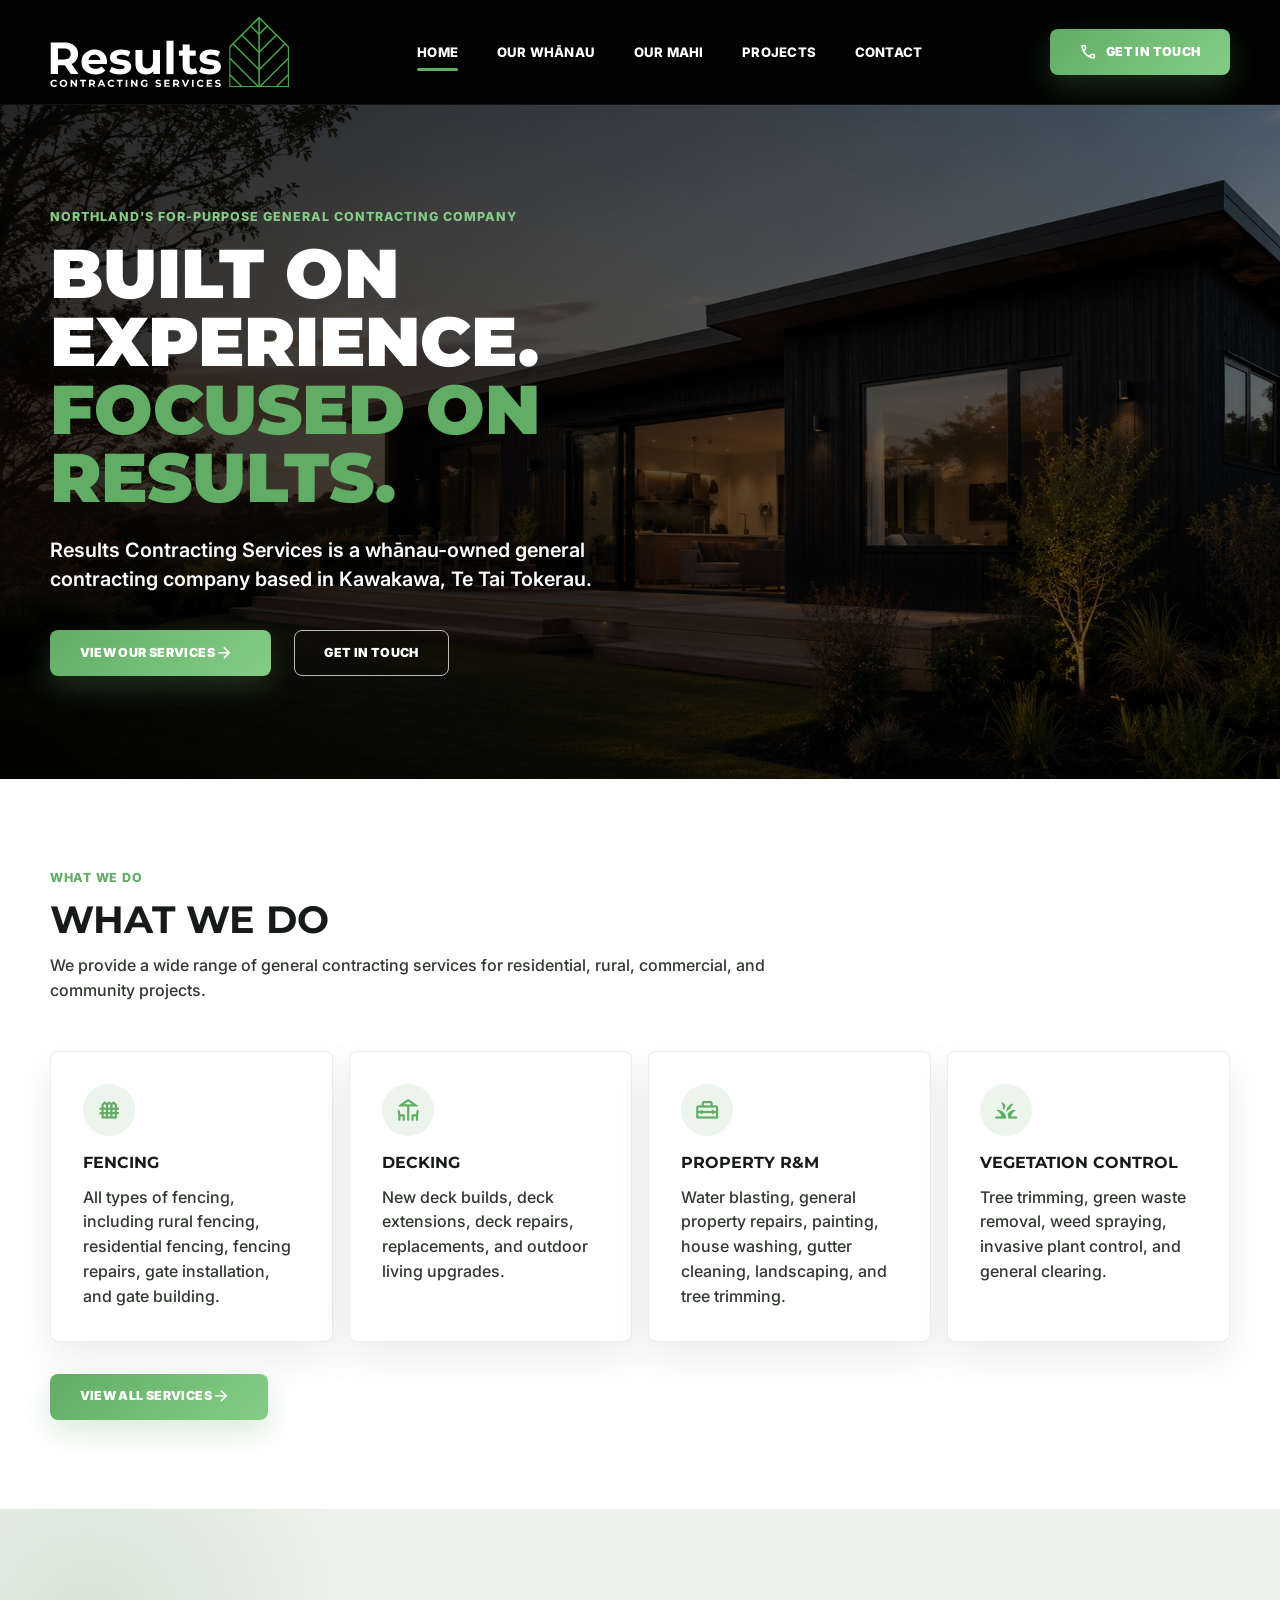
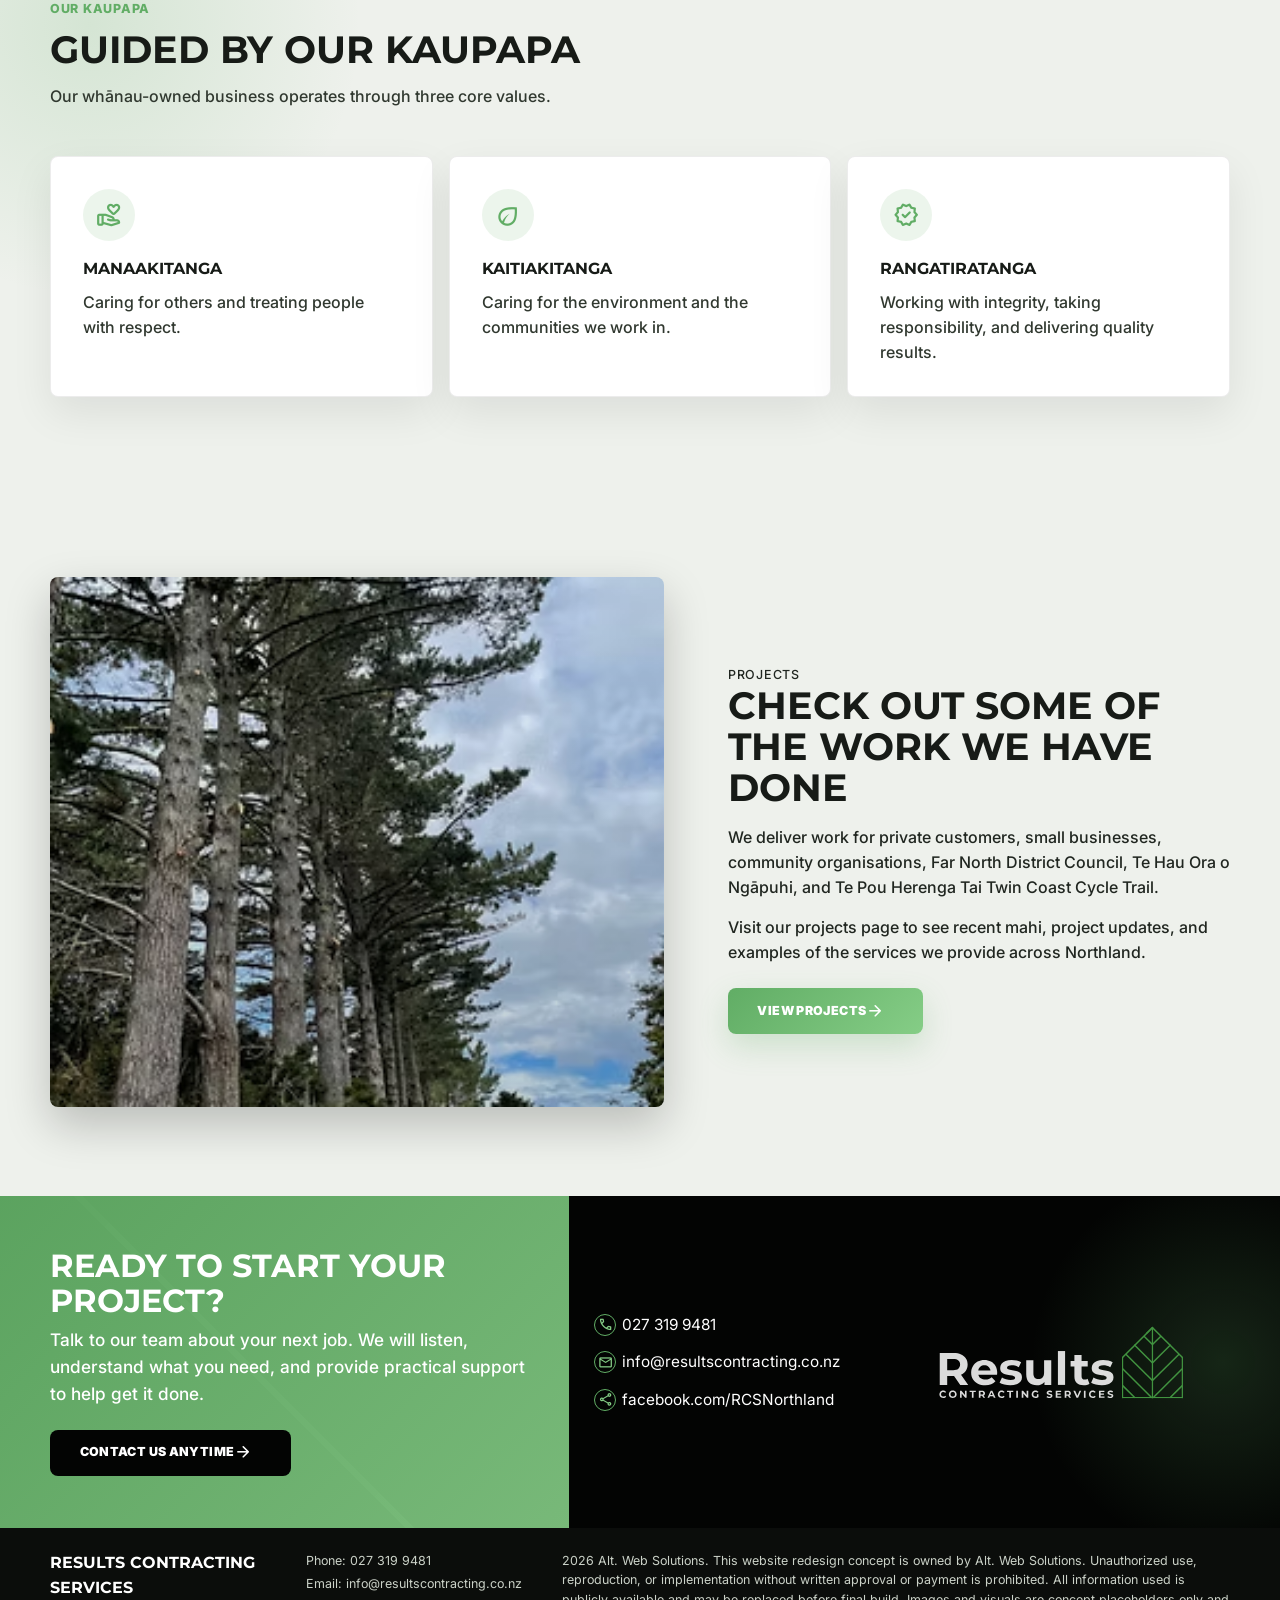
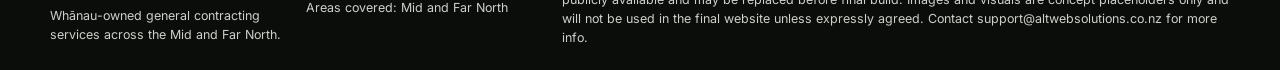
<file: index.html>
﻿<!doctype html>
<html lang="en">
  <head>
    <meta charset="utf-8" />
    <meta name="viewport" content="width=device-width, initial-scale=1" />
    <meta
      name="description"
      content="Results Contracting Services is a whÄnau-owned, for-purpose general contracting company based in Kawakawa, Te Tai Tokerau."
    />
    <title>Results Contracting Services | Northland Contracting</title>
    <link rel="preconnect" href="https://fonts.googleapis.com" />
    <link rel="preconnect" href="https://fonts.gstatic.com" crossorigin />
    <link
      href="https://fonts.googleapis.com/css2?family=Inter:wght@400;500;600;700;800&family=Montserrat:wght@700;800;900&display=swap"
      rel="stylesheet"
    />
    <link
      href="https://fonts.googleapis.com/css2?family=Material+Symbols+Rounded:opsz,wght,FILL,GRAD@20..48,400,0,0&display=swap"
      rel="stylesheet"
    />
    <link rel="icon" href="assets/images/logo/icon.svg" type="image/svg+xml" />
    <link rel="stylesheet" href="assets/css/styles.css" />
  </head>
  <body>
    <header class="site-header" data-header>
      <div class="container site-header__inner">
        <a
          class="site-logo"
          href="index.html"
          aria-label="Results Contracting Services home"
        >
          <img
            src="assets/images/logo/logo-light.svg"
            alt="Results Contracting Services"
            width="246"
            height="82"
          />
        </a>
        <button
          class="nav-toggle"
          type="button"
          aria-label="Open navigation menu"
          aria-expanded="false"
          aria-controls="site-nav"
          data-nav-toggle
        >
          <span></span><span></span><span></span>
        </button>
        <nav
          class="site-nav"
          id="site-nav"
          aria-label="Primary navigation"
          data-site-nav
        >
          <ul>
            <li><a class="is-active" href="index.html">Home</a></li>
            <li><a href="our-whanau.html">Our Whānau</a></li>
            <li><a href="our-mahi.html">Our Mahi</a></li>
            <li><a href="projects.html">Projects</a></li>
            <li><a href="contact.html">Contact</a></li>
          </ul>
        </nav>
        <a class="btn btn--primary site-header__cta" href="contact.html"
          ><span class="material-symbols-rounded" aria-hidden="true">call</span
          >Get In Touch</a
        >
      </div>
    </header>

    <main>
      <section class="hero" aria-labelledby="hero-title">
        <div class="hero__media" aria-hidden="true"></div>
        <div class="container hero__content">
          <p class="hero__kicker">
            Northland's for-purpose general contracting company
          </p>
          <h1 class="hero__title" id="hero-title">
            <span>Built on experience.</span><span>Focused on results.</span>
          </h1>
          <p class="hero__text">
            Results Contracting Services is a whānau-owned general contracting
            company based in Kawakawa, Te Tai Tokerau.
          </p>
          <div class="hero__actions">
            <a class="btn btn--primary" href="our-mahi.html"
              >View Our Services
              <span class="material-symbols-rounded" aria-hidden="true"
                >arrow_forward</span
              ></a
            >
            <a class="btn btn--outline btn--on-dark" href="contact.html"
              >Get In Touch</a
            >
          </div>
        </div>
      </section>

      <section
        class="services-catalog"
        aria-labelledby="services-preview-title"
      >
        <div class="container">
          <div class="section-heading reveal">
            <p class="section-eyebrow">What We Do</p>
            <h2 id="services-preview-title">What we do</h2>
            <p>
              We provide a wide range of general contracting services for
              residential, rural, commercial, and community projects.
            </p>
          </div>
          <div class="catalog-grid catalog-grid--preview">
            <article class="catalog-card reveal">
              <span class="material-symbols-rounded" aria-hidden="true"
                >fence</span
              >
              <h3>Fencing</h3>
              <p>
                All types of fencing, including rural fencing, residential
                fencing, fencing repairs, gate installation, and gate building.
              </p>
            </article>
            <article class="catalog-card reveal">
              <span class="material-symbols-rounded" aria-hidden="true"
                >deck</span
              >
              <h3>Decking</h3>
              <p>
                New deck builds, deck extensions, deck repairs, replacements,
                and outdoor living upgrades.
              </p>
            </article>
            <article class="catalog-card reveal">
              <span class="material-symbols-rounded" aria-hidden="true"
                >home_repair_service</span
              >
              <h3>Property R&amp;M</h3>
              <p>
                Water blasting, general property repairs, painting, house
                washing, gutter cleaning, landscaping, and tree trimming.
              </p>
            </article>
            <article class="catalog-card reveal">
              <span class="material-symbols-rounded" aria-hidden="true"
                >grass</span
              >
              <h3>Vegetation Control</h3>
              <p>
                Tree trimming, green waste removal, weed spraying, invasive
                plant control, and general clearing.
              </p>
            </article>
          </div>
          <div class="section-action reveal">
            <a class="btn btn--primary" href="our-mahi.html"
              >View All Services
              <span class="material-symbols-rounded" aria-hidden="true"
                >arrow_forward</span
              ></a
            >
          </div>
        </div>
      </section>

      <section class="values-panel" aria-labelledby="values-preview-title">
        <div class="container">
          <div class="section-heading reveal">
            <p class="section-eyebrow">Our Kaupapa</p>
            <h2 id="values-preview-title">Guided by our kaupapa</h2>
            <p>Our whānau-owned business operates through three core values.</p>
          </div>
          <div class="info-card-grid">
            <article class="info-card reveal">
              <span class="material-symbols-rounded" aria-hidden="true"
                >volunteer_activism</span
              >
              <h3>Manaakitanga</h3>
              <p>Caring for others and treating people with respect.</p>
            </article>
            <article class="info-card reveal">
              <span class="material-symbols-rounded" aria-hidden="true"
                >eco</span
              >
              <h3>Kaitiakitanga</h3>
              <p>Caring for the environment and the communities we work in.</p>
            </article>
            <article class="info-card reveal">
              <span class="material-symbols-rounded" aria-hidden="true"
                >verified</span
              >
              <h3>Rangatiratanga</h3>
              <p>
                Working with integrity, taking responsibility, and delivering
                quality results.
              </p>
            </article>
          </div>
        </div>
      </section>

      <section class="feature-band" aria-labelledby="projects-preview-title">
        <div class="container feature-band__grid">
          <div
            class="feature-band__media feature-band__media--home reveal"
            aria-hidden="true"
          ></div>
          <div class="feature-band__content reveal">
            <p class="section-eyebrow">Projects</p>
            <h2 id="projects-preview-title">
              Check out some of the work we have done
            </h2>
            <p>
              We deliver work for private customers, small businesses, community
              organisations, Far North District Council, Te Hau Ora o Ngāpuhi,
              and Te Pou Herenga Tai Twin Coast Cycle Trail.
            </p>
            <p>
              Visit our projects page to see recent mahi, project updates, and
              examples of the services we provide across Northland.
            </p>
            <a class="btn btn--primary" href="projects.html"
              >View Projects
              <span class="material-symbols-rounded" aria-hidden="true"
                >arrow_forward</span
              ></a
            >
          </div>
        </div>
      </section>

      <section class="cta-band" aria-labelledby="home-cta-title">
        <div class="cta-band__panel cta-band__panel--green reveal">
          <div class="cta-band__content">
            <h2 id="home-cta-title">Ready to start your project?</h2>
            <p>
              Talk to our team about your next job. We will listen, understand
              what you need, and provide practical support to help get it done.
            </p>
            <a class="btn btn--dark" href="contact.html"
              >Contact Us Anytime
              <span class="material-symbols-rounded" aria-hidden="true"
                >arrow_forward</span
              ></a
            >
          </div>
        </div>
        <div class="cta-band__panel cta-band__panel--dark reveal">
          <div class="cta-band__contact">
            <ul class="contact-list">
              <li>
                <span class="material-symbols-rounded" aria-hidden="true"
                  >call</span
                ><a href="tel:0273199481">027 319 9481</a>
              </li>
              <li>
                <span class="material-symbols-rounded" aria-hidden="true"
                  >mail</span
                ><a href="mailto:info@resultscontracting.co.nz"
                  >info@resultscontracting.co.nz</a
                >
              </li>
              <li>
                <span class="material-symbols-rounded" aria-hidden="true"
                  >share</span
                ><a href="https://www.facebook.com/RCSNorthland"
                  >facebook.com/RCSNorthland</a
                >
              </li>
            </ul>
            <img
              class="cta-band__logo"
              src="assets/images/logo/logo-light.svg"
              alt="Results Contracting Services"
              width="246"
              height="82"
            />
          </div>
        </div>
      </section>
    </main>

    <footer class="site-footer">
      <div class="container site-footer__inner site-footer__inner--rich">
        <div>
          <h2>Results Contracting Services</h2>
          <p>
            Whānau-owned general contracting services across the Mid and Far
            North.
          </p>
        </div>
        <ul>
          <li>Phone: <a href="tel:0273199481">027 319 9481</a></li>
          <li>
            Email:
            <a href="mailto:info@resultscontracting.co.nz"
              >info@resultscontracting.co.nz</a
            >
          </li>
          <li>Areas covered: Mid and Far North</li>
        </ul>
        <p>
          2026 Alt. Web Solutions. This website redesign concept is owned by
          Alt. Web Solutions. Unauthorized use, reproduction, or implementation
          without written approval or payment is prohibited. All information
          used is publicly available and may be replaced before final build.
          Images and visuals are concept placeholders only and will not be used
          in the final website unless expressly agreed. Contact
          support@altwebsolutions.co.nz for more info.
        </p>
      </div>
    </footer>
    <script src="assets/js/main.js" defer></script>
  </body>
</html>
</file>
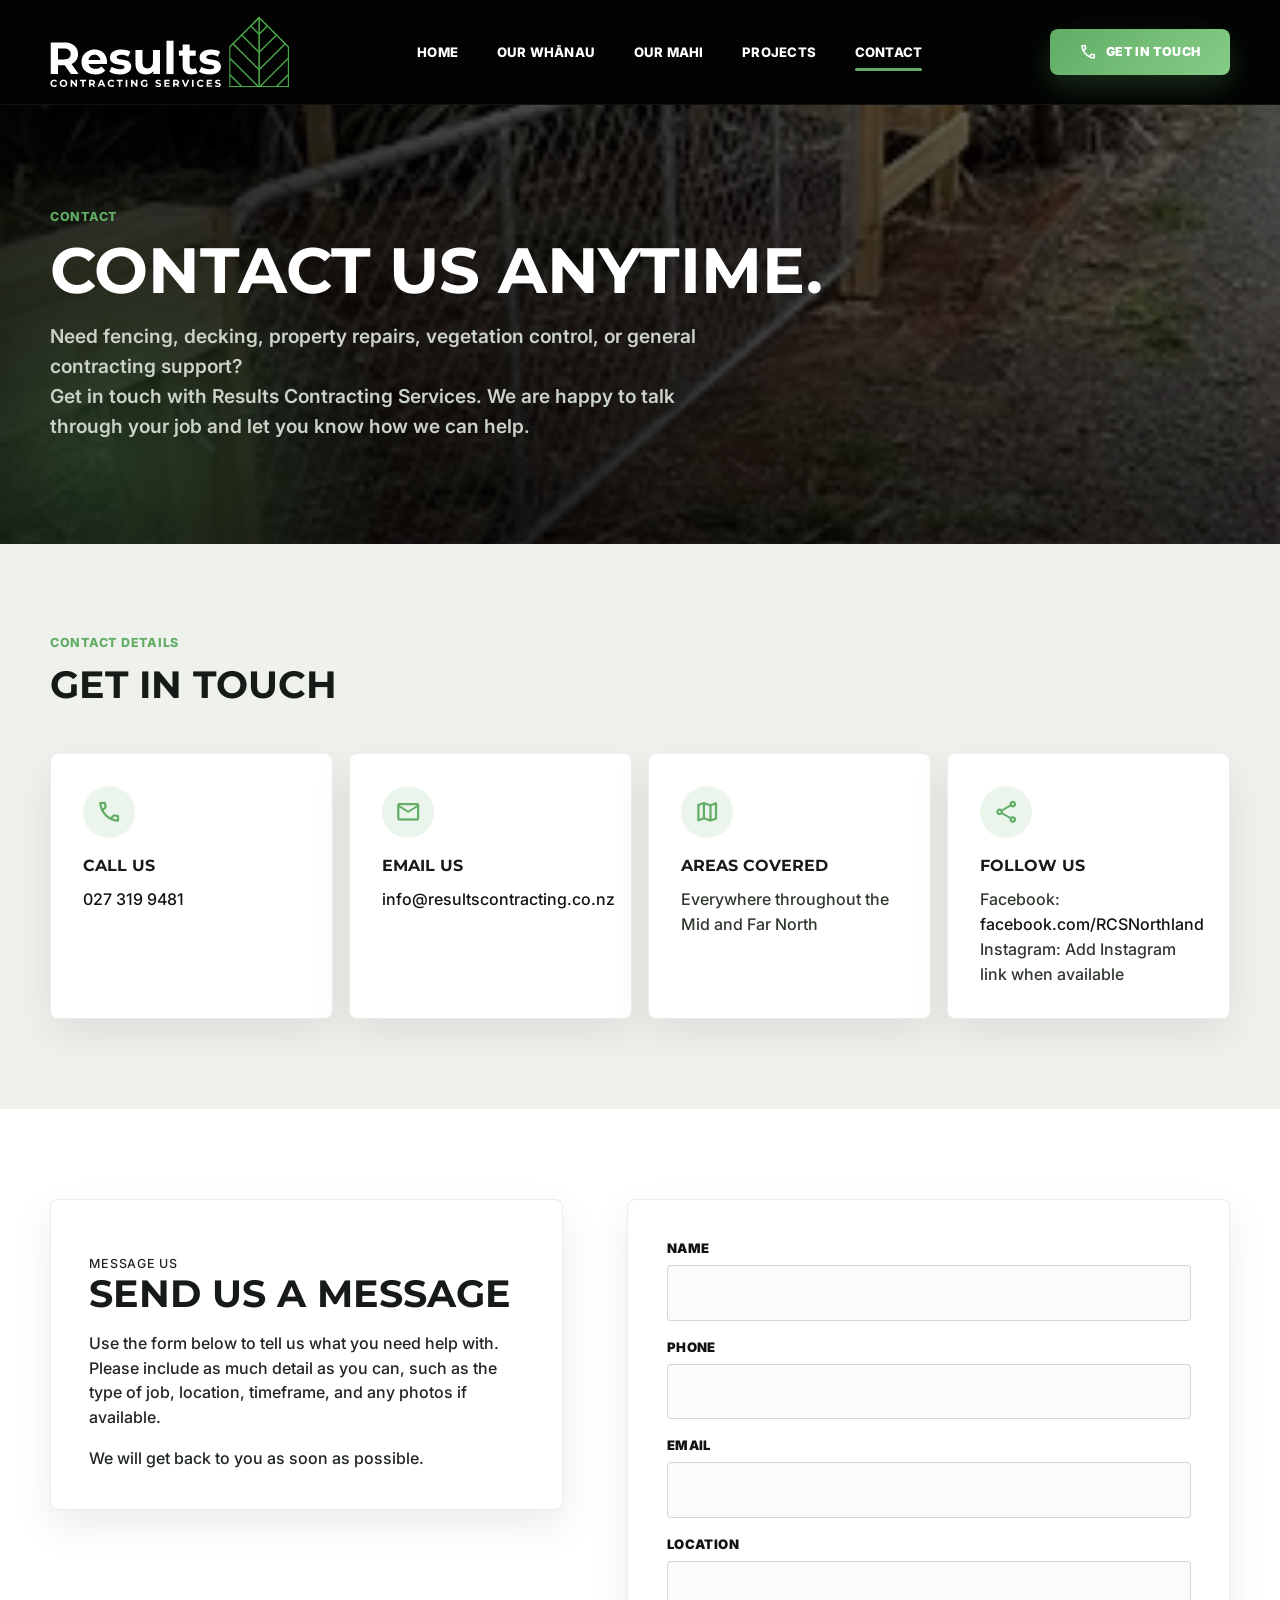
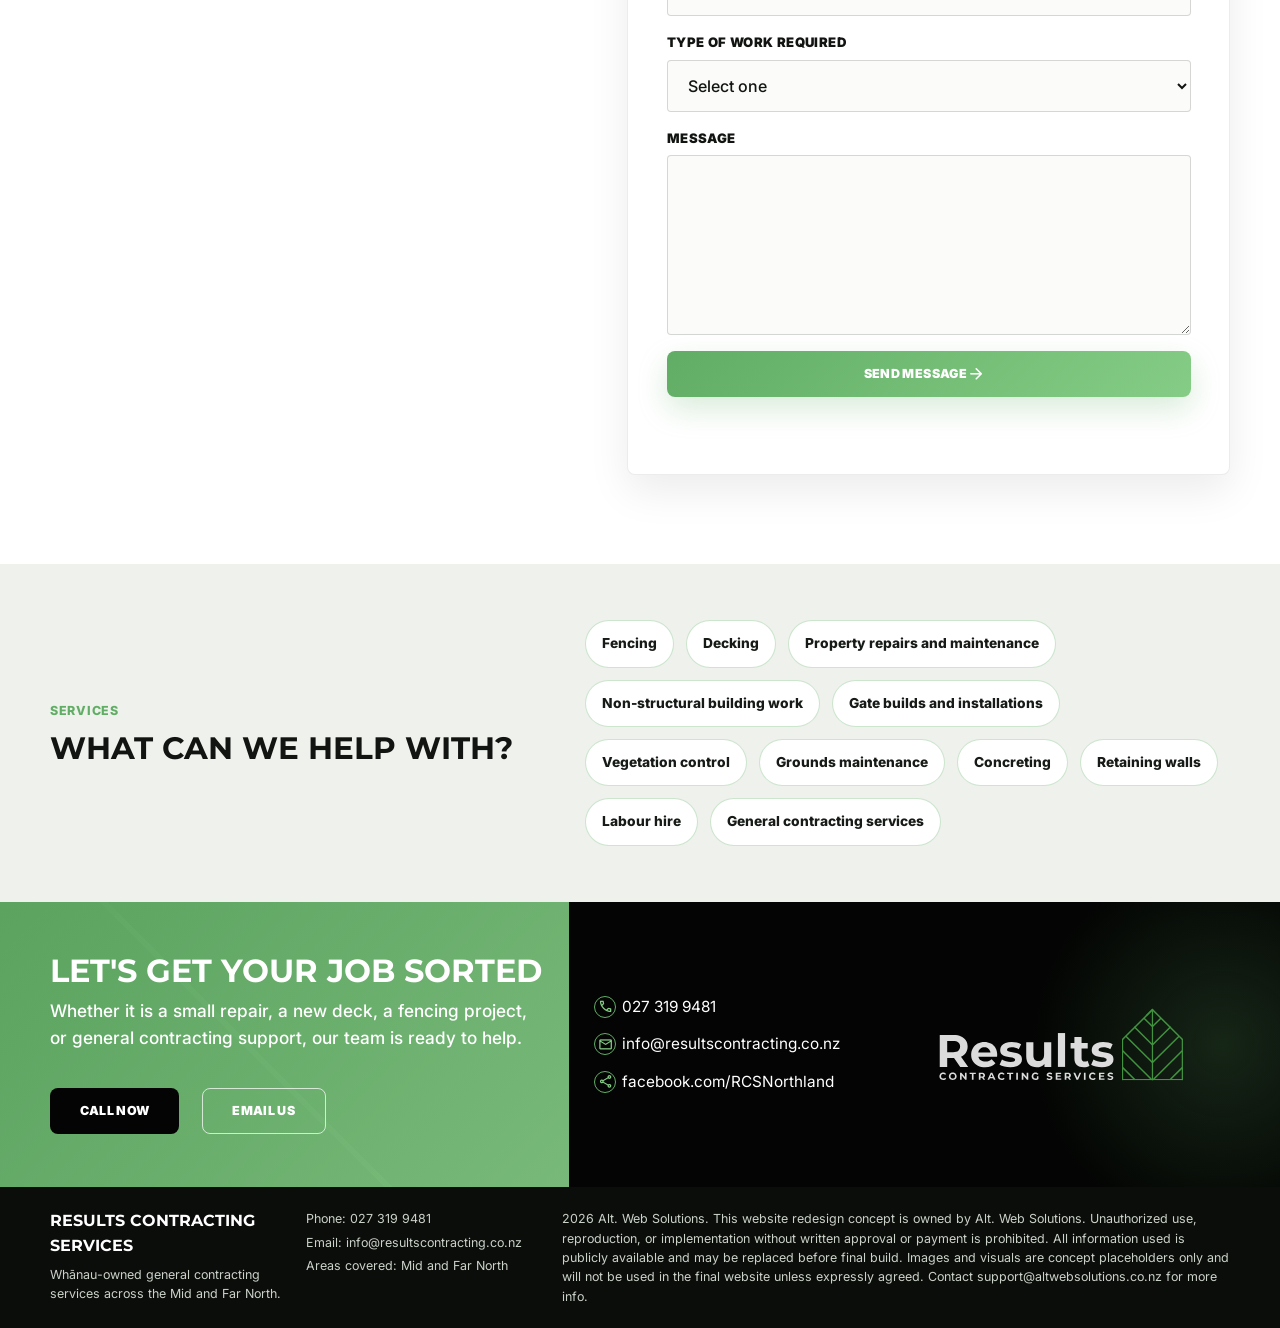
<file: contact.html>
<!doctype html>
<html lang="en">
  <head>
    <meta charset="utf-8" />
    <meta name="viewport" content="width=device-width, initial-scale=1" />
    <meta
      name="description"
      content="Contact Results Contracting Services for fencing, decking, property repairs, vegetation control, and general contracting support."
    />
    <title>Contact | Results Contracting Services</title>
    <link rel="preconnect" href="https://fonts.googleapis.com" />
    <link rel="preconnect" href="https://fonts.gstatic.com" crossorigin />
    <link
      href="https://fonts.googleapis.com/css2?family=Inter:wght@400;500;600;700;800&family=Montserrat:wght@700;800;900&display=swap"
      rel="stylesheet"
    />
    <link
      href="https://fonts.googleapis.com/css2?family=Material+Symbols+Rounded:opsz,wght,FILL,GRAD@20..48,400,0,0&display=swap"
      rel="stylesheet"
    />
    <link rel="icon" href="assets/images/logo/icon.svg" type="image/svg+xml" />
    <link rel="stylesheet" href="assets/css/styles.css" />
  </head>
  <body>
    <header class="site-header" data-header>
      <div class="container site-header__inner">
        <a
          class="site-logo"
          href="index.html"
          aria-label="Results Contracting Services home"
          ><img
            src="assets/images/logo/logo-light.svg"
            alt="Results Contracting Services"
            width="246"
            height="82" /></a
        ><button
          class="nav-toggle"
          type="button"
          aria-label="Open navigation menu"
          aria-expanded="false"
          aria-controls="site-nav"
          data-nav-toggle
        >
          <span></span><span></span><span></span>
        </button>
        <nav
          class="site-nav"
          id="site-nav"
          aria-label="Primary navigation"
          data-site-nav
        >
          <ul>
            <li><a href="index.html">Home</a></li>
            <li><a href="our-whanau.html">Our Whānau</a></li>
            <li><a href="our-mahi.html">Our Mahi</a></li>
            <li><a href="projects.html">Projects</a></li>
            <li><a class="is-active" href="contact.html">Contact</a></li>
          </ul>
        </nav>
        <a class="btn btn--primary site-header__cta" href="contact.html"
          ><span class="material-symbols-rounded" aria-hidden="true">call</span
          >Get In Touch</a
        >
      </div>
    </header>
    <main>
      <section
        class="page-hero page-hero--contact"
        aria-labelledby="page-title"
      >
        <div class="container page-hero__content">
          <p class="section-eyebrow">Contact</p>
          <h1 id="page-title">Contact us anytime.</h1>
          <p>
            Need fencing, decking, property repairs, vegetation control, or
            general contracting support?<br />Get in touch with Results
            Contracting Services. We are happy to talk through your job and let
            you know how we can help.
          </p>
        </div>
      </section>
      <section class="contact-section" aria-labelledby="details-title">
        <div class="container">
          <div class="section-heading reveal">
            <p class="section-eyebrow">Contact Details</p>
            <h2 id="details-title">Get in touch</h2>
          </div>
          <div class="info-card-grid contact-card-grid">
            <article class="info-card reveal">
              <span class="material-symbols-rounded" aria-hidden="true"
                >call</span
              >
              <h3>Call us</h3>
              <p><a href="tel:0273199481">027 319 9481</a></p>
            </article>
            <article class="info-card reveal">
              <span class="material-symbols-rounded" aria-hidden="true"
                >mail</span
              >
              <h3>Email us</h3>
              <p>
                <a href="mailto:info@resultscontracting.co.nz"
                  >info@resultscontracting.co.nz</a
                >
              </p>
            </article>
            <article class="info-card reveal">
              <span class="material-symbols-rounded" aria-hidden="true"
                >map</span
              >
              <h3>Areas covered</h3>
              <p>Everywhere throughout the Mid and Far North</p>
            </article>
            <article class="info-card reveal">
              <span class="material-symbols-rounded" aria-hidden="true"
                >share</span
              >
              <h3>Follow us</h3>
              <p>
                Facebook:
                <a href="https://www.facebook.com/RCSNorthland"
                  >facebook.com/RCSNorthland</a
                ><br />Instagram: Add Instagram link when available
              </p>
            </article>
          </div>
        </div>
      </section>
      <section
        class="contact-section contact-section--form"
        aria-labelledby="form-title"
      >
        <div class="container contact-section__grid">
          <div class="contact-panel reveal">
            <p class="section-eyebrow">Message Us</p>
            <h2 id="form-title">Send us a message</h2>
            <p>
              Use the form below to tell us what you need help with. Please
              include as much detail as you can, such as the type of job,
              location, timeframe, and any photos if available.
            </p>
            <p>We will get back to you as soon as possible.</p>
          </div>
          <form class="contact-form reveal" data-contact-form>
            <!-- Add form handling service or backend endpoint here --><label
              >Name<input
                type="text"
                name="name"
                autocomplete="name"
                required /></label
            ><label
              >Phone<input
                type="tel"
                name="phone"
                autocomplete="tel"
                required /></label
            ><label
              >Email<input
                type="email"
                name="email"
                autocomplete="email"
                required /></label
            ><label
              >Location<input
                type="text"
                name="location"
                autocomplete="address-level2" /></label
            ><label
              >Type of work required<select name="work-type" required>
                <option value="">Select one</option>
                <option>Fencing</option>
                <option>Decking</option>
                <option>Property repairs and maintenance</option>
                <option>Non-structural building work</option>
                <option>Gate builds and installations</option>
                <option>Vegetation control</option>
                <option>Grounds maintenance</option>
                <option>Concreting</option>
                <option>Retaining walls</option>
                <option>Labour hire</option>
                <option>General contracting services</option>
              </select></label
            ><label
              >Message<textarea
                name="message"
                rows="6"
                required
              ></textarea></label
            ><button class="btn btn--primary" type="submit">
              Send Message
              <span class="material-symbols-rounded" aria-hidden="true"
                >arrow_forward</span
              >
            </button>
            <p
              class="form-status"
              data-form-status
              role="status"
              aria-live="polite"
            ></p>
          </form>
        </div>
      </section>
      <section class="service-list" aria-labelledby="help-title">
        <div class="container service-list__inner reveal">
          <div>
            <p class="section-eyebrow">Services</p>
            <h2 id="help-title">What can we help with?</h2>
          </div>
          <ul class="service-pills">
            <li>Fencing</li>
            <li>Decking</li>
            <li>Property repairs and maintenance</li>
            <li>Non-structural building work</li>
            <li>Gate builds and installations</li>
            <li>Vegetation control</li>
            <li>Grounds maintenance</li>
            <li>Concreting</li>
            <li>Retaining walls</li>
            <li>Labour hire</li>
            <li>General contracting services</li>
          </ul>
        </div>
      </section>
      <section class="cta-section cta-band" aria-labelledby="final-cta-title">
        <div class="cta-band__panel cta-band__panel--green reveal">
          <div class="cta-band__content">
            <h2 id="final-cta-title">Let's get your job sorted</h2>
            <p>
              Whether it is a small repair, a new deck, a fencing project, or
              general contracting support, our team is ready to help.
            </p>
            <div class="hero__actions">
              <a class="btn btn--dark" href="tel:0273199481">Call Now</a
              ><a
                class="btn btn--outline btn--on-dark"
                href="mailto:info@resultscontracting.co.nz"
                >Email Us</a
              >
            </div>
          </div>
        </div>
        <div class="cta-band__panel cta-band__panel--dark reveal">
          <div class="cta-band__contact">
            <ul class="contact-list">
              <li>
                <span class="material-symbols-rounded" aria-hidden="true"
                  >call</span
                ><a href="tel:0273199481">027 319 9481</a>
              </li>
              <li>
                <span class="material-symbols-rounded" aria-hidden="true"
                  >mail</span
                ><a href="mailto:info@resultscontracting.co.nz"
                  >info@resultscontracting.co.nz</a
                >
              </li>
              <li>
                <span class="material-symbols-rounded" aria-hidden="true"
                  >share</span
                ><a href="https://www.facebook.com/RCSNorthland"
                  >facebook.com/RCSNorthland</a
                >
              </li>
            </ul>
            <img
              class="cta-band__logo"
              src="assets/images/logo/logo-light.svg"
              alt="Results Contracting Services"
              width="246"
              height="82"
            />
          </div>
        </div>
      </section>
    </main>
    <footer class="site-footer">
      <div class="container site-footer__inner site-footer__inner--rich">
        <div>
          <h2>Results Contracting Services</h2>
          <p>
            Whānau-owned general contracting services across the Mid and Far
            North.
          </p>
        </div>
        <ul>
          <li>Phone: <a href="tel:0273199481">027 319 9481</a></li>
          <li>
            Email:
            <a href="mailto:info@resultscontracting.co.nz"
              >info@resultscontracting.co.nz</a
            >
          </li>
          <li>Areas covered: Mid and Far North</li>
        </ul>
        <p>
          2026 Alt. Web Solutions. This website redesign concept is owned by
          Alt. Web Solutions. Unauthorized use, reproduction, or implementation
          without written approval or payment is prohibited. All information
          used is publicly available and may be replaced before final build.
          Images and visuals are concept placeholders only and will not be used
          in the final website unless expressly agreed. Contact
          support@altwebsolutions.co.nz for more info.
        </p>
      </div>
    </footer>
    <script src="assets/js/main.js" defer></script>
  </body>
</html>
</file>
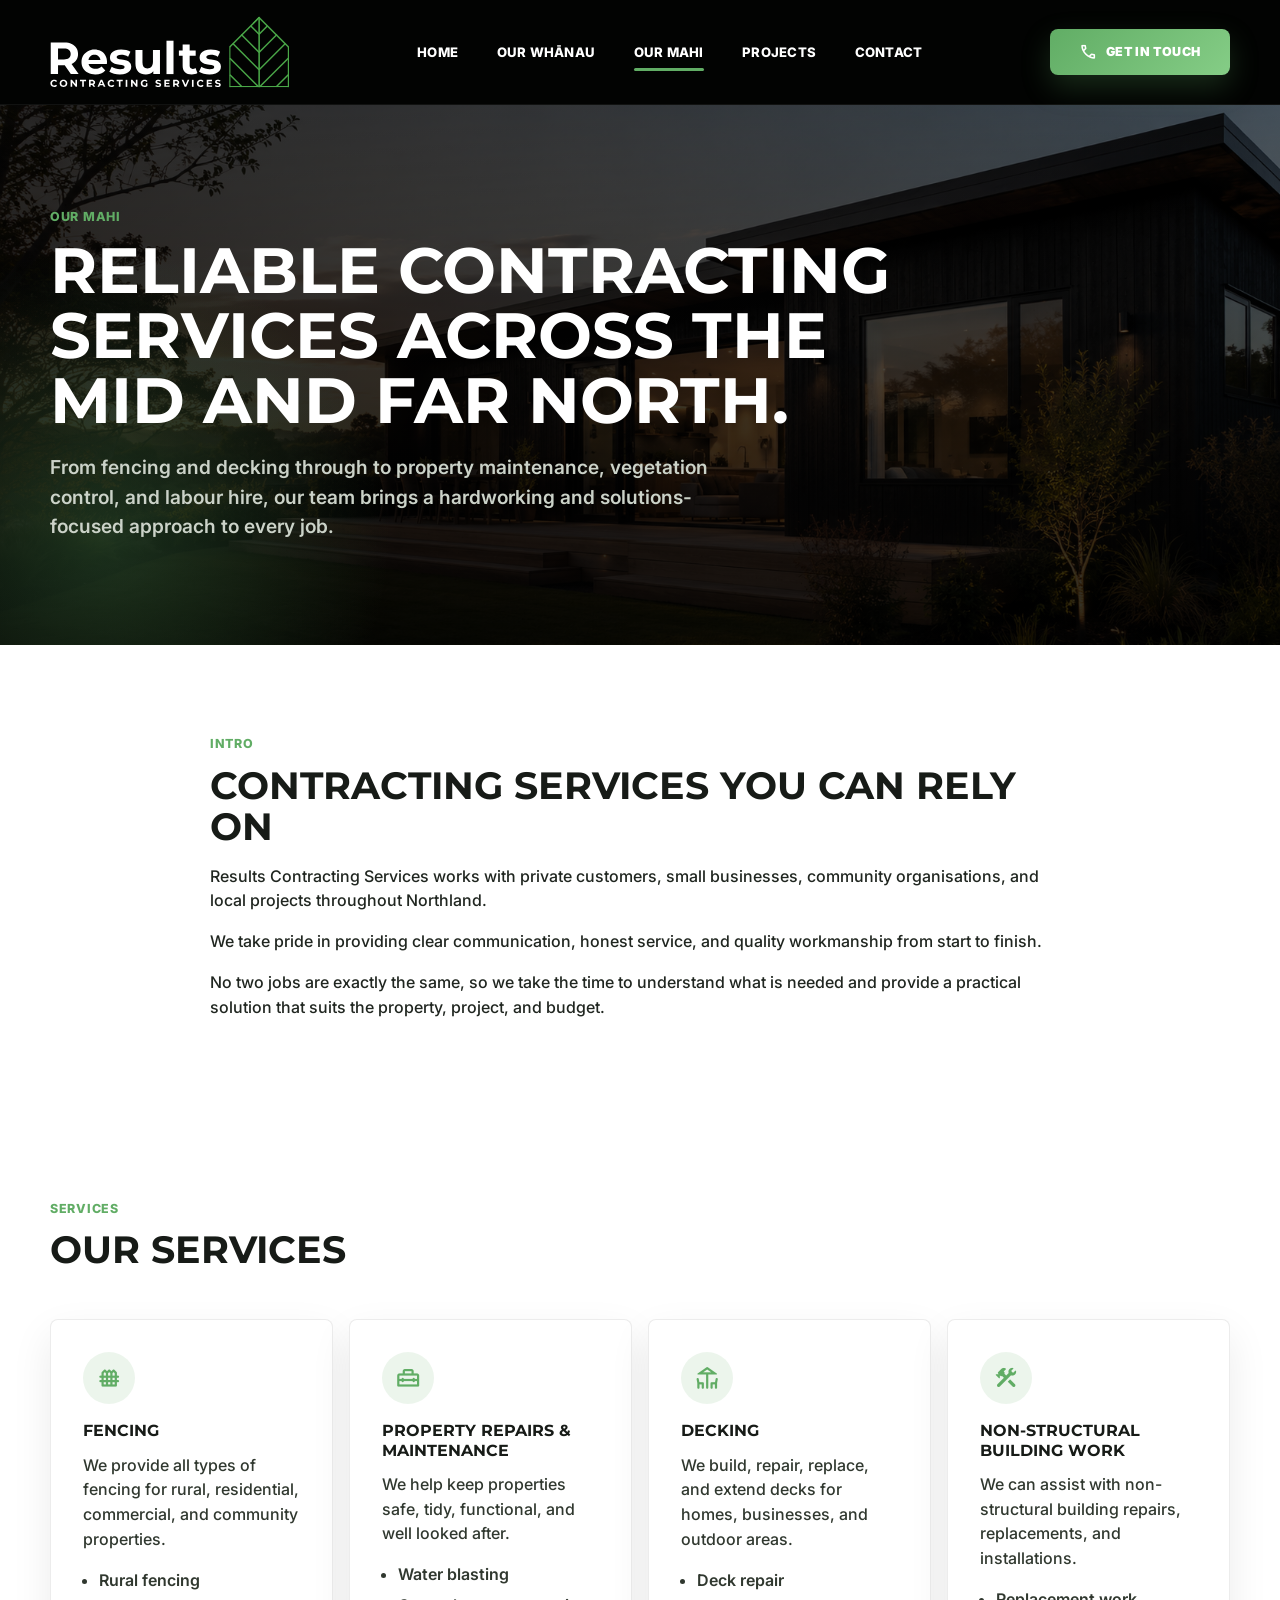
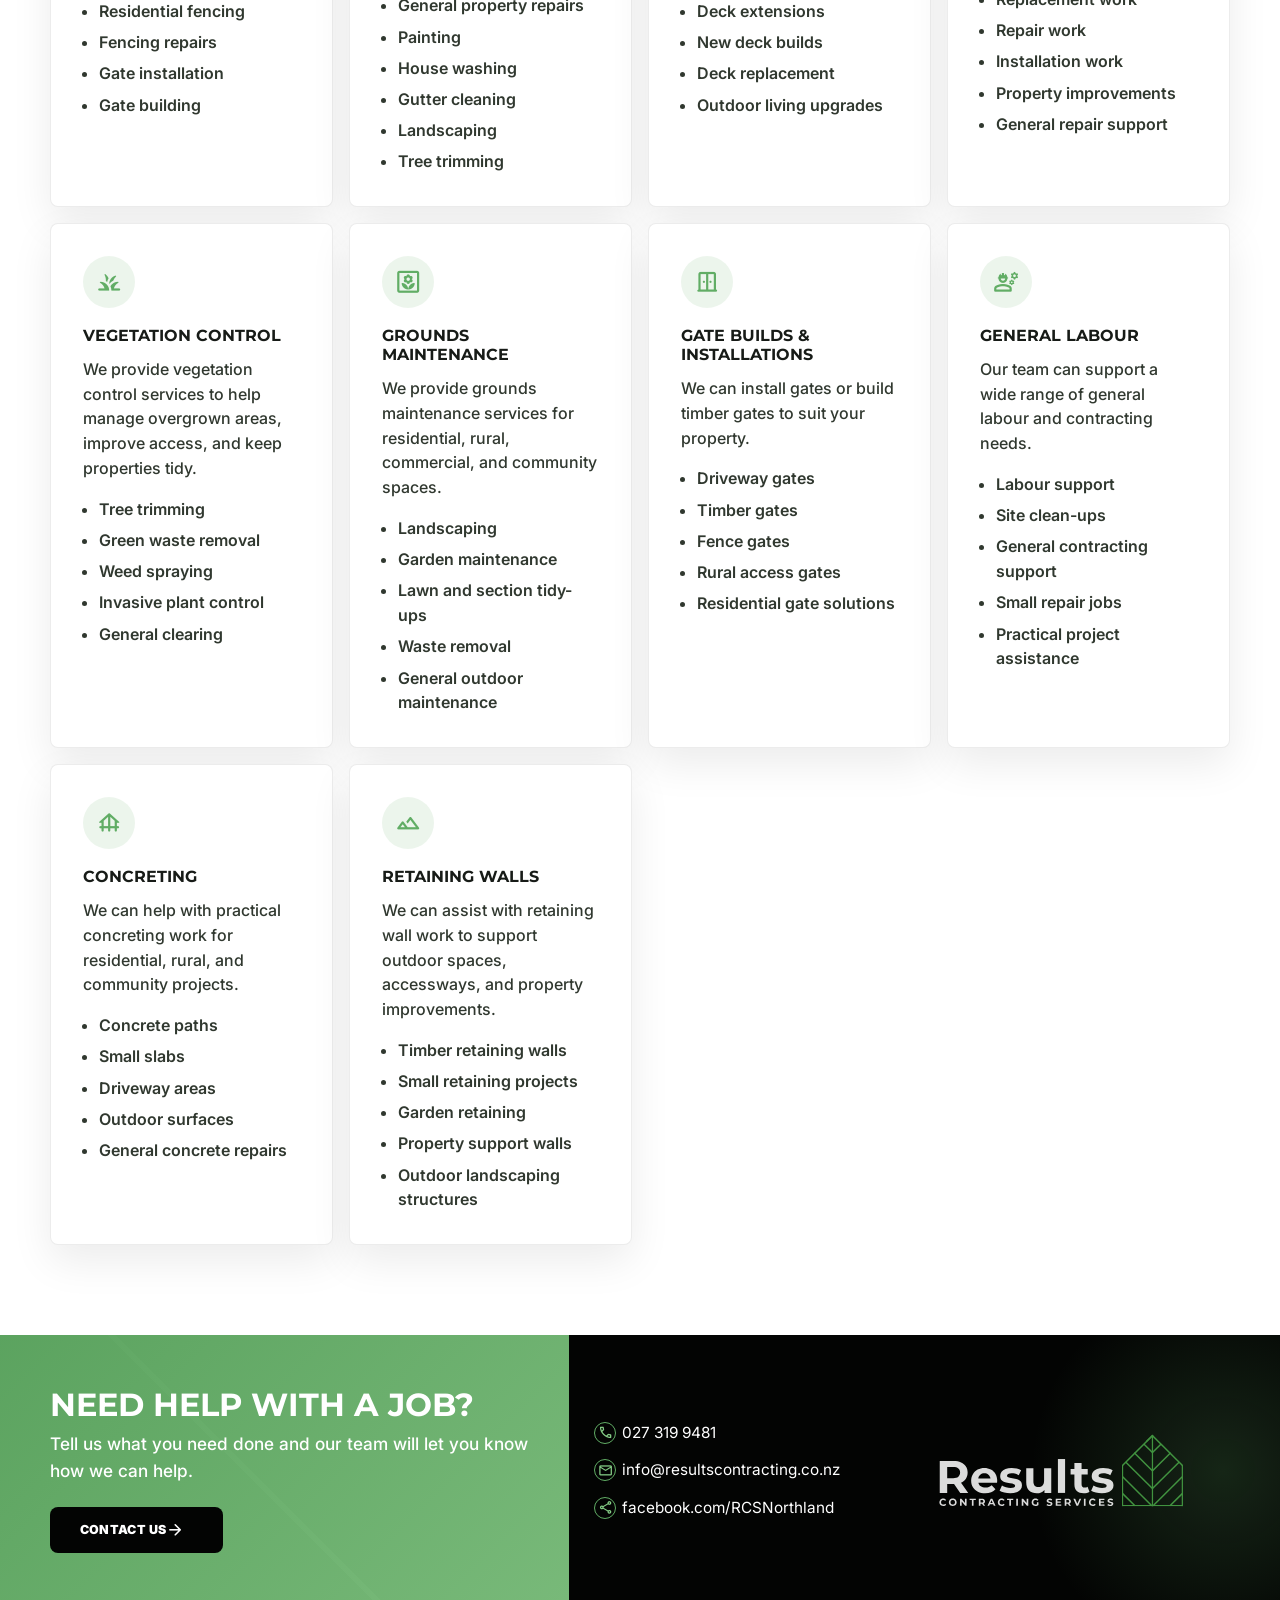
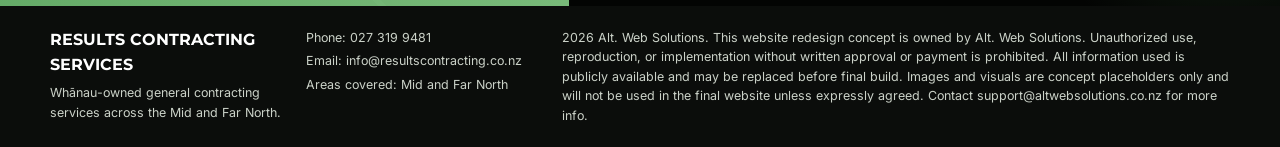
<file: our-mahi.html>
<!doctype html>
<html lang="en">
  <head>
    <meta charset="utf-8" />
    <meta name="viewport" content="width=device-width, initial-scale=1" />
    <meta
      name="description"
      content="Reliable contracting services across the Mid and Far North from Results Contracting Services."
    />
    <title>Our Mahi | Results Contracting Services</title>
    <link rel="preconnect" href="https://fonts.googleapis.com" />
    <link rel="preconnect" href="https://fonts.gstatic.com" crossorigin />
    <link
      href="https://fonts.googleapis.com/css2?family=Inter:wght@400;500;600;700;800&family=Montserrat:wght@700;800;900&display=swap"
      rel="stylesheet"
    />
    <link
      href="https://fonts.googleapis.com/css2?family=Material+Symbols+Rounded:opsz,wght,FILL,GRAD@20..48,400,0,0&display=swap"
      rel="stylesheet"
    />
    <link rel="icon" href="assets/images/logo/icon.svg" type="image/svg+xml" />
    <link rel="stylesheet" href="assets/css/styles.css" />
  </head>
  <body>
    <header class="site-header" data-header>
      <div class="container site-header__inner">
        <a
          class="site-logo"
          href="index.html"
          aria-label="Results Contracting Services home"
          ><img
            src="assets/images/logo/logo-light.svg"
            alt="Results Contracting Services"
            width="246"
            height="82" /></a
        ><button
          class="nav-toggle"
          type="button"
          aria-label="Open navigation menu"
          aria-expanded="false"
          aria-controls="site-nav"
          data-nav-toggle
        >
          <span></span><span></span><span></span>
        </button>
        <nav
          class="site-nav"
          id="site-nav"
          aria-label="Primary navigation"
          data-site-nav
        >
          <ul>
            <li><a href="index.html">Home</a></li>
            <li><a href="our-whanau.html">Our Whānau</a></li>
            <li><a class="is-active" href="our-mahi.html">Our Mahi</a></li>
            <li><a href="projects.html">Projects</a></li>
            <li><a href="contact.html">Contact</a></li>
          </ul>
        </nav>
        <a class="btn btn--primary site-header__cta" href="contact.html"
          ><span class="material-symbols-rounded" aria-hidden="true">call</span
          >Get In Touch</a
        >
      </div>
    </header>
    <main>
      <section class="page-hero page-hero--mahi" aria-labelledby="page-title">
        <div class="container page-hero__content">
          <p class="section-eyebrow">Our Mahi</p>
          <h1 id="page-title">
            Reliable contracting services across the Mid and Far North.
          </h1>
          <p>
            From fencing and decking through to property maintenance, vegetation
            control, and labour hire, our team brings a hardworking and
            solutions-focused approach to every job.
          </p>
        </div>
      </section>
      <section class="content-section" aria-labelledby="mahi-intro-title">
        <div class="container narrow-content reveal">
          <p class="section-eyebrow">Intro</p>
          <h2 id="mahi-intro-title">Contracting services you can rely on</h2>
          <p>
            Results Contracting Services works with private customers, small
            businesses, community organisations, and local projects throughout
            Northland.
          </p>
          <p>
            We take pride in providing clear communication, honest service, and
            quality workmanship from start to finish.
          </p>
          <p>
            No two jobs are exactly the same, so we take the time to understand
            what is needed and provide a practical solution that suits the
            property, project, and budget.
          </p>
        </div>
      </section>
      <section
        class="services-section services-catalog"
        aria-labelledby="services-title"
      >
        <div class="container">
          <div class="section-heading reveal">
            <p class="section-eyebrow">Services</p>
            <h2 id="services-title">Our services</h2>
          </div>
          <div class="catalog-grid">
            <article class="catalog-card reveal">
              <span class="material-symbols-rounded" aria-hidden="true"
                >fence</span
              >
              <h3>Fencing</h3>
              <p>
                We provide all types of fencing for rural, residential,
                commercial, and community properties.
              </p>
              <ul>
                <li>Rural fencing</li>
                <li>Residential fencing</li>
                <li>Fencing repairs</li>
                <li>Gate installation</li>
                <li>Gate building</li>
              </ul>
            </article>
            <article class="catalog-card reveal">
              <span class="material-symbols-rounded" aria-hidden="true"
                >home_repair_service</span
              >
              <h3>Property Repairs &amp; Maintenance</h3>
              <p>
                We help keep properties safe, tidy, functional, and well looked
                after.
              </p>
              <ul>
                <li>Water blasting</li>
                <li>General property repairs</li>
                <li>Painting</li>
                <li>House washing</li>
                <li>Gutter cleaning</li>
                <li>Landscaping</li>
                <li>Tree trimming</li>
              </ul>
            </article>
            <article class="catalog-card reveal">
              <span class="material-symbols-rounded" aria-hidden="true"
                >deck</span
              >
              <h3>Decking</h3>
              <p>
                We build, repair, replace, and extend decks for homes,
                businesses, and outdoor areas.
              </p>
              <ul>
                <li>Deck repair</li>
                <li>Deck extensions</li>
                <li>New deck builds</li>
                <li>Deck replacement</li>
                <li>Outdoor living upgrades</li>
              </ul>
            </article>
            <article class="catalog-card reveal">
              <span class="material-symbols-rounded" aria-hidden="true"
                >construction</span
              >
              <h3>Non-Structural Building Work</h3>
              <p>
                We can assist with non-structural building repairs,
                replacements, and installations.
              </p>
              <ul>
                <li>Replacement work</li>
                <li>Repair work</li>
                <li>Installation work</li>
                <li>Property improvements</li>
                <li>General repair support</li>
              </ul>
            </article>
            <article class="catalog-card reveal">
              <span class="material-symbols-rounded" aria-hidden="true"
                >grass</span
              >
              <h3>Vegetation Control</h3>
              <p>
                We provide vegetation control services to help manage overgrown
                areas, improve access, and keep properties tidy.
              </p>
              <ul>
                <li>Tree trimming</li>
                <li>Green waste removal</li>
                <li>Weed spraying</li>
                <li>Invasive plant control</li>
                <li>General clearing</li>
              </ul>
            </article>
            <article class="catalog-card reveal">
              <span class="material-symbols-rounded" aria-hidden="true"
                >yard</span
              >
              <h3>Grounds Maintenance</h3>
              <p>
                We provide grounds maintenance services for residential, rural,
                commercial, and community spaces.
              </p>
              <ul>
                <li>Landscaping</li>
                <li>Garden maintenance</li>
                <li>Lawn and section tidy-ups</li>
                <li>Waste removal</li>
                <li>General outdoor maintenance</li>
              </ul>
            </article>
            <article class="catalog-card reveal">
              <span class="material-symbols-rounded" aria-hidden="true"
                >door_sliding</span
              >
              <h3>Gate Builds &amp; Installations</h3>
              <p>
                We can install gates or build timber gates to suit your
                property.
              </p>
              <ul>
                <li>Driveway gates</li>
                <li>Timber gates</li>
                <li>Fence gates</li>
                <li>Rural access gates</li>
                <li>Residential gate solutions</li>
              </ul>
            </article>
            <article class="catalog-card reveal">
              <span class="material-symbols-rounded" aria-hidden="true"
                >engineering</span
              >
              <h3>General Labour</h3>
              <p>
                Our team can support a wide range of general labour and
                contracting needs.
              </p>
              <ul>
                <li>Labour support</li>
                <li>Site clean-ups</li>
                <li>General contracting support</li>
                <li>Small repair jobs</li>
                <li>Practical project assistance</li>
              </ul>
            </article>
            <article class="catalog-card reveal">
              <span class="material-symbols-rounded" aria-hidden="true"
                >foundation</span
              >
              <h3>Concreting</h3>
              <p>
                We can help with practical concreting work for residential,
                rural, and community projects.
              </p>
              <ul>
                <li>Concrete paths</li>
                <li>Small slabs</li>
                <li>Driveway areas</li>
                <li>Outdoor surfaces</li>
                <li>General concrete repairs</li>
              </ul>
            </article>
            <article class="catalog-card reveal">
              <span class="material-symbols-rounded" aria-hidden="true"
                >landscape</span
              >
              <h3>Retaining Walls</h3>
              <p>
                We can assist with retaining wall work to support outdoor
                spaces, accessways, and property improvements.
              </p>
              <ul>
                <li>Timber retaining walls</li>
                <li>Small retaining projects</li>
                <li>Garden retaining</li>
                <li>Property support walls</li>
                <li>Outdoor landscaping structures</li>
              </ul>
            </article>
          </div>
        </div>
      </section>
      <section class="cta-section cta-band" aria-labelledby="mahi-cta-title">
        <div class="cta-band__panel cta-band__panel--green reveal">
          <div class="cta-band__content">
            <h2 id="mahi-cta-title">Need help with a job?</h2>
            <p>
              Tell us what you need done and our team will let you know how we
              can help.
            </p>
            <a class="btn btn--dark" href="contact.html"
              >Contact Us
              <span class="material-symbols-rounded" aria-hidden="true"
                >arrow_forward</span
              ></a
            >
          </div>
        </div>
        <div class="cta-band__panel cta-band__panel--dark reveal">
          <div class="cta-band__contact">
            <ul class="contact-list">
              <li>
                <span class="material-symbols-rounded" aria-hidden="true"
                  >call</span
                ><a href="tel:0273199481">027 319 9481</a>
              </li>
              <li>
                <span class="material-symbols-rounded" aria-hidden="true"
                  >mail</span
                ><a href="mailto:info@resultscontracting.co.nz"
                  >info@resultscontracting.co.nz</a
                >
              </li>
              <li>
                <span class="material-symbols-rounded" aria-hidden="true"
                  >share</span
                ><a href="https://www.facebook.com/RCSNorthland"
                  >facebook.com/RCSNorthland</a
                >
              </li>
            </ul>
            <img
              class="cta-band__logo"
              src="assets/images/logo/logo-light.svg"
              alt="Results Contracting Services"
              width="246"
              height="82"
            />
          </div>
        </div>
      </section>
    </main>
    <footer class="site-footer">
      <div class="container site-footer__inner site-footer__inner--rich">
        <div>
          <h2>Results Contracting Services</h2>
          <p>
            Whānau-owned general contracting services across the Mid and Far
            North.
          </p>
        </div>
        <ul>
          <li>Phone: <a href="tel:0273199481">027 319 9481</a></li>
          <li>
            Email:
            <a href="mailto:info@resultscontracting.co.nz"
              >info@resultscontracting.co.nz</a
            >
          </li>
          <li>Areas covered: Mid and Far North</li>
        </ul>
        <p>
          2026 Alt. Web Solutions. This website redesign concept is owned by
          Alt. Web Solutions. Unauthorized use, reproduction, or implementation
          without written approval or payment is prohibited. All information
          used is publicly available and may be replaced before final build.
          Images and visuals are concept placeholders only and will not be used
          in the final website unless expressly agreed. Contact
          support@altwebsolutions.co.nz for more info.
        </p>
      </div>
    </footer>
    <script src="assets/js/main.js" defer></script>
  </body>
</html>
</file>
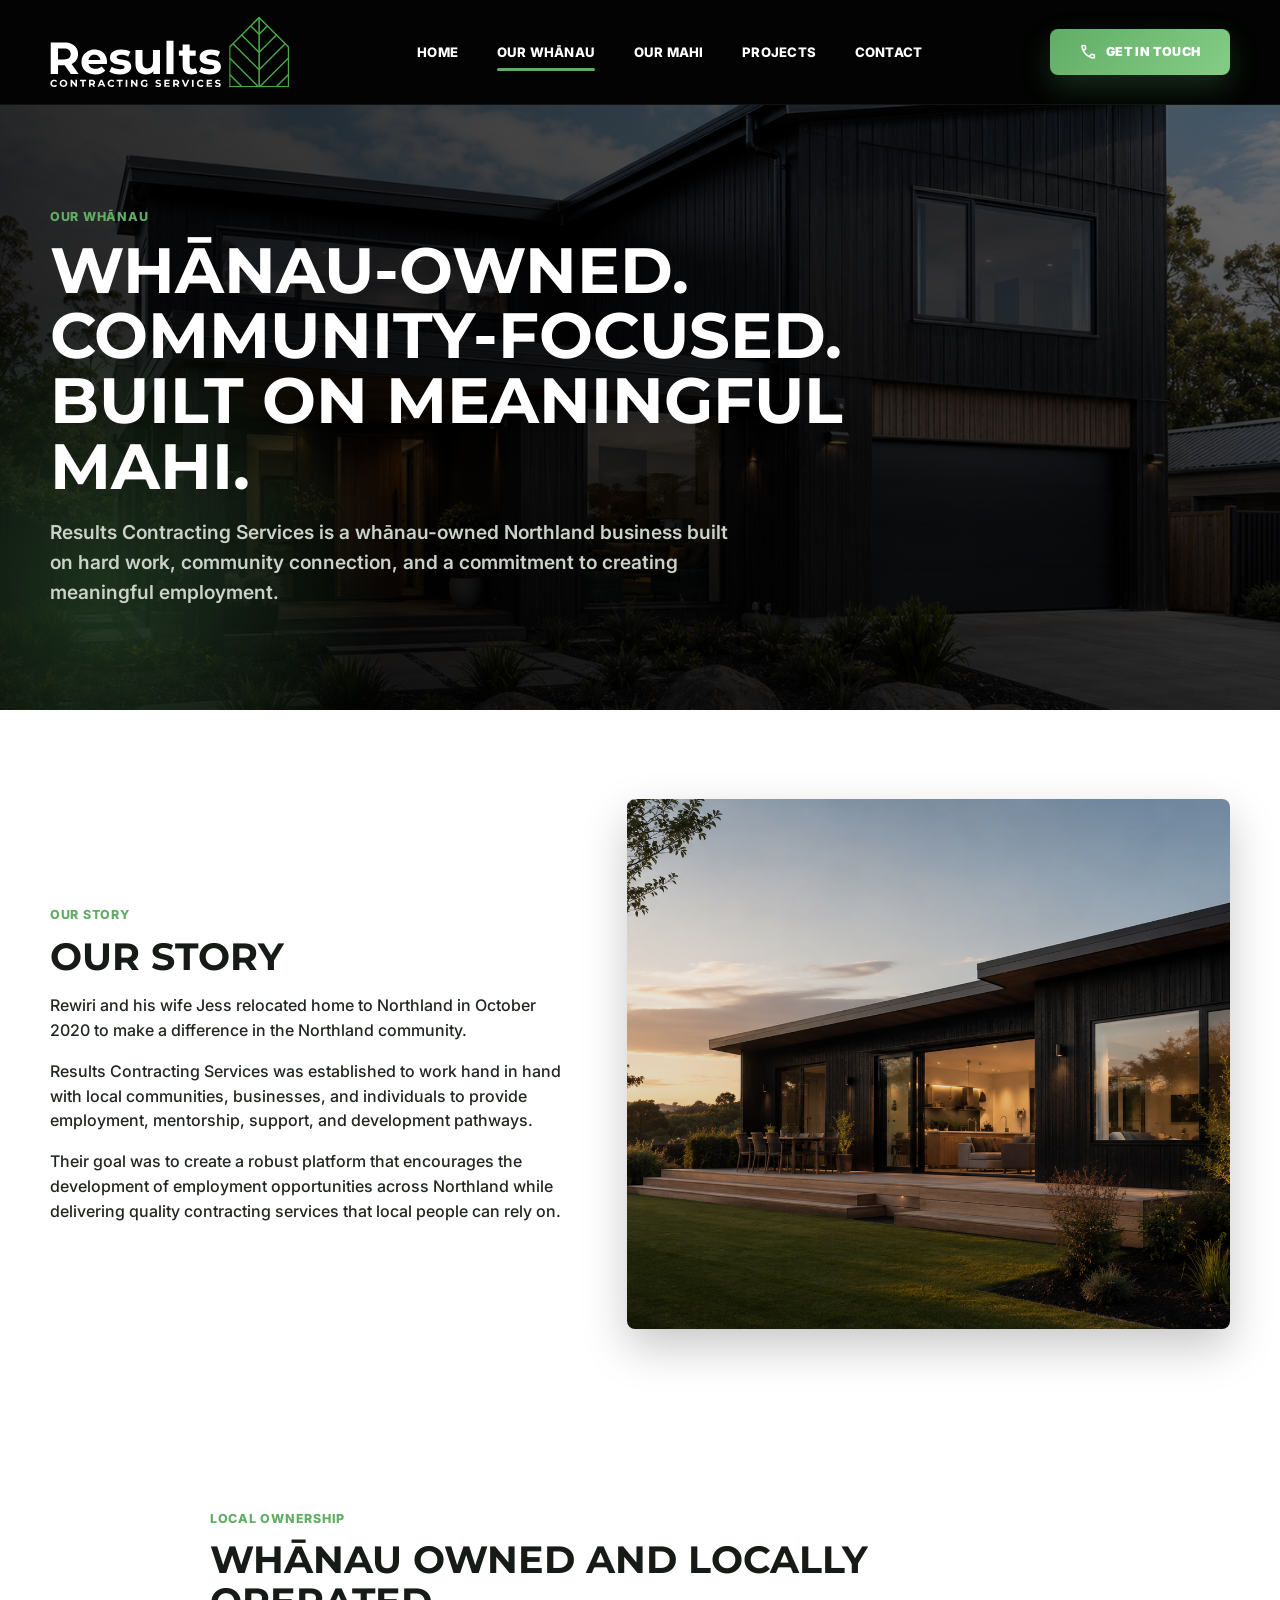
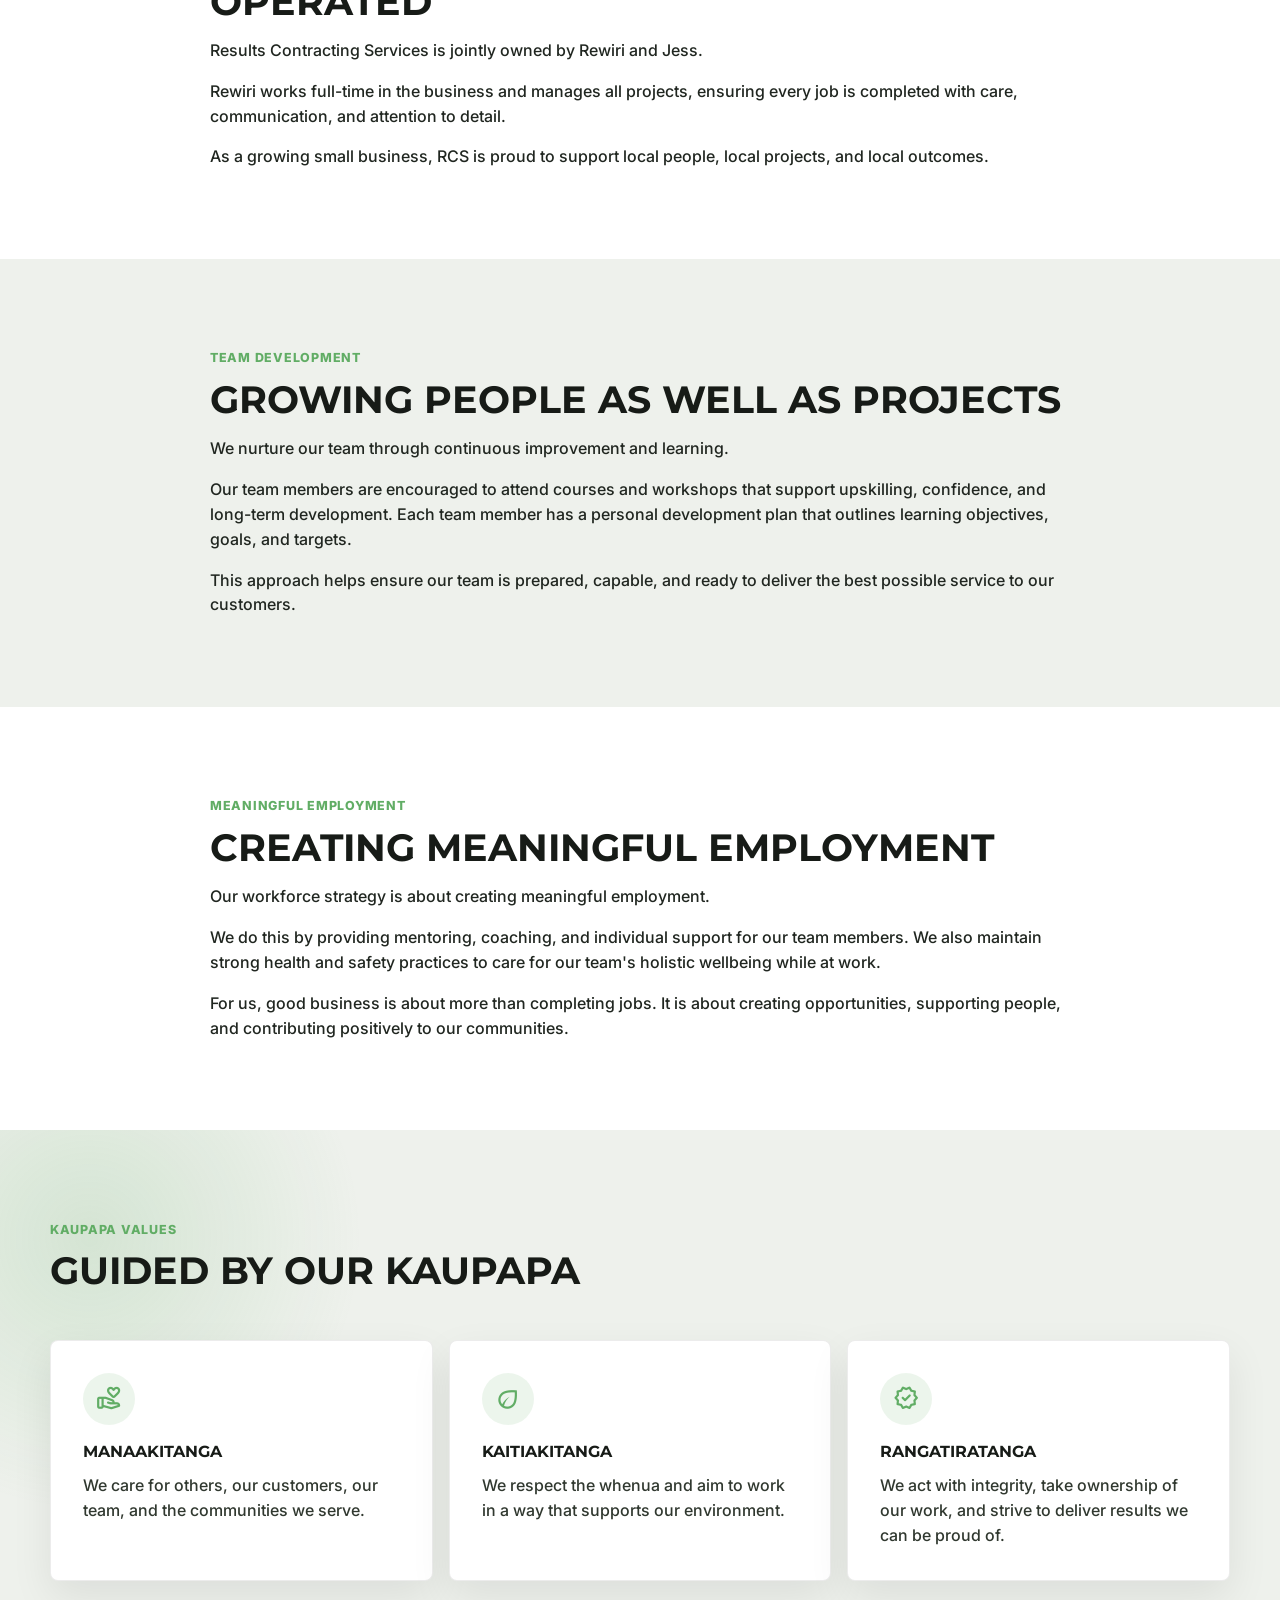
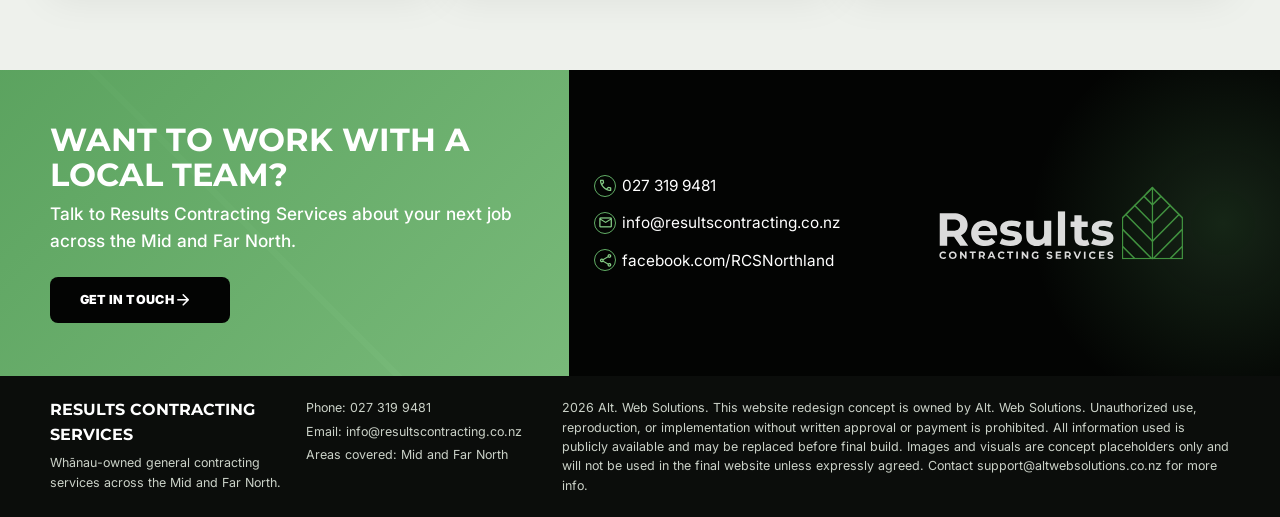
<file: our-whanau.html>
<!doctype html>
<html lang="en">
  <head>
    <meta charset="utf-8" />
    <meta name="viewport" content="width=device-width, initial-scale=1" />
    <meta
      name="description"
      content="Learn about the whānau, kaupapa, and social purpose behind Results Contracting Services."
    />
    <title>Our Whānau | Results Contracting Services</title>
    <link rel="preconnect" href="https://fonts.googleapis.com" />
    <link rel="preconnect" href="https://fonts.gstatic.com" crossorigin />
    <link
      href="https://fonts.googleapis.com/css2?family=Inter:wght@400;500;600;700;800&family=Montserrat:wght@700;800;900&display=swap"
      rel="stylesheet"
    />
    <link
      href="https://fonts.googleapis.com/css2?family=Material+Symbols+Rounded:opsz,wght,FILL,GRAD@20..48,400,0,0&display=swap"
      rel="stylesheet"
    />
    <link rel="icon" href="assets/images/logo/icon.svg" type="image/svg+xml" />
    <link rel="stylesheet" href="assets/css/styles.css" />
  </head>
  <body>
    <header class="site-header" data-header>
      <div class="container site-header__inner">
        <a
          class="site-logo"
          href="index.html"
          aria-label="Results Contracting Services home"
          ><img
            src="assets/images/logo/logo-light.svg"
            alt="Results Contracting Services"
            width="246"
            height="82" /></a
        ><button
          class="nav-toggle"
          type="button"
          aria-label="Open navigation menu"
          aria-expanded="false"
          aria-controls="site-nav"
          data-nav-toggle
        >
          <span></span><span></span><span></span>
        </button>
        <nav
          class="site-nav"
          id="site-nav"
          aria-label="Primary navigation"
          data-site-nav
        >
          <ul>
            <li><a href="index.html">Home</a></li>
            <li><a class="is-active" href="our-whanau.html">Our Whānau</a></li>
            <li><a href="our-mahi.html">Our Mahi</a></li>
            <li><a href="projects.html">Projects</a></li>
            <li><a href="contact.html">Contact</a></li>
          </ul>
        </nav>
        <a class="btn btn--primary site-header__cta" href="contact.html"
          ><span class="material-symbols-rounded" aria-hidden="true">call</span
          >Get In Touch</a
        >
      </div>
    </header>
    <main>
      <section class="page-hero page-hero--whanau" aria-labelledby="page-title">
        <div class="container page-hero__content">
          <p class="section-eyebrow">Our Whānau</p>
          <h1 id="page-title">
            Whānau-owned. Community-focused. Built on meaningful mahi.
          </h1>
          <p>
            Results Contracting Services is a whānau-owned Northland business
            built on hard work, community connection, and a commitment to
            creating meaningful employment.
          </p>
        </div>
      </section>
      <section class="content-split" aria-labelledby="story-title">
        <div class="container content-split__grid">
          <div class="content-split__content reveal">
            <p class="section-eyebrow">Our Story</p>
            <h2 id="story-title">Our story</h2>
            <p>
              Rewiri and his wife Jess relocated home to Northland in October
              2020 to make a difference in the Northland community.
            </p>
            <p>
              Results Contracting Services was established to work hand in hand
              with local communities, businesses, and individuals to provide
              employment, mentorship, support, and development pathways.
            </p>
            <p>
              Their goal was to create a robust platform that encourages the
              development of employment opportunities across Northland while
              delivering quality contracting services that local people can rely
              on.
            </p>
          </div>
          <div
            class="content-split__media content-split__media--whanau reveal"
            aria-hidden="true"
          ></div>
        </div>
      </section>
      <section class="content-section" aria-labelledby="locally-owned-title">
        <div class="container narrow-content reveal">
          <p class="section-eyebrow">Local Ownership</p>
          <h2 id="locally-owned-title">Whānau owned and locally operated</h2>
          <p>
            Results Contracting Services is jointly owned by Rewiri and Jess.
          </p>
          <p>
            Rewiri works full-time in the business and manages all projects,
            ensuring every job is completed with care, communication, and
            attention to detail.
          </p>
          <p>
            As a growing small business, RCS is proud to support local people,
            local projects, and local outcomes.
          </p>
        </div>
      </section>
      <section
        class="content-section content-section--light"
        aria-labelledby="team-title"
      >
        <div class="container narrow-content reveal">
          <p class="section-eyebrow">Team Development</p>
          <h2 id="team-title">Growing people as well as projects</h2>
          <p>
            We nurture our team through continuous improvement and learning.
          </p>
          <p>
            Our team members are encouraged to attend courses and workshops that
            support upskilling, confidence, and long-term development. Each team
            member has a personal development plan that outlines learning
            objectives, goals, and targets.
          </p>
          <p>
            This approach helps ensure our team is prepared, capable, and ready
            to deliver the best possible service to our customers.
          </p>
        </div>
      </section>
      <section class="content-section" aria-labelledby="employment-title">
        <div class="container narrow-content reveal">
          <p class="section-eyebrow">Meaningful Employment</p>
          <h2 id="employment-title">Creating meaningful employment</h2>
          <p>Our workforce strategy is about creating meaningful employment.</p>
          <p>
            We do this by providing mentoring, coaching, and individual support
            for our team members. We also maintain strong health and safety
            practices to care for our team's holistic wellbeing while at work.
          </p>
          <p>
            For us, good business is about more than completing jobs. It is
            about creating opportunities, supporting people, and contributing
            positively to our communities.
          </p>
        </div>
      </section>
      <section class="values-panel" aria-labelledby="kaupapa-title">
        <div class="container">
          <div class="section-heading reveal">
            <p class="section-eyebrow">Kaupapa Values</p>
            <h2 id="kaupapa-title">Guided by our kaupapa</h2>
          </div>
          <div class="info-card-grid">
            <article class="info-card reveal">
              <span class="material-symbols-rounded" aria-hidden="true"
                >volunteer_activism</span
              >
              <h3>Manaakitanga</h3>
              <p>
                We care for others, our customers, our team, and the communities
                we serve.
              </p>
            </article>
            <article class="info-card reveal">
              <span class="material-symbols-rounded" aria-hidden="true"
                >eco</span
              >
              <h3>Kaitiakitanga</h3>
              <p>
                We respect the whenua and aim to work in a way that supports our
                environment.
              </p>
            </article>
            <article class="info-card reveal">
              <span class="material-symbols-rounded" aria-hidden="true"
                >verified</span
              >
              <h3>Rangatiratanga</h3>
              <p>
                We act with integrity, take ownership of our work, and strive to
                deliver results we can be proud of.
              </p>
            </article>
          </div>
        </div>
      </section>
      <section class="cta-section cta-band" aria-labelledby="whanau-cta-title">
        <div class="cta-band__panel cta-band__panel--green reveal">
          <div class="cta-band__content">
            <h2 id="whanau-cta-title">Want to work with a local team?</h2>
            <p>
              Talk to Results Contracting Services about your next job across
              the Mid and Far North.
            </p>
            <a class="btn btn--dark" href="contact.html"
              >Get In Touch
              <span class="material-symbols-rounded" aria-hidden="true"
                >arrow_forward</span
              ></a
            >
          </div>
        </div>
        <div class="cta-band__panel cta-band__panel--dark reveal">
          <div class="cta-band__contact">
            <ul class="contact-list">
              <li>
                <span class="material-symbols-rounded" aria-hidden="true"
                  >call</span
                ><a href="tel:0273199481">027 319 9481</a>
              </li>
              <li>
                <span class="material-symbols-rounded" aria-hidden="true"
                  >mail</span
                ><a href="mailto:info@resultscontracting.co.nz"
                  >info@resultscontracting.co.nz</a
                >
              </li>
              <li>
                <span class="material-symbols-rounded" aria-hidden="true"
                  >share</span
                ><a href="https://www.facebook.com/RCSNorthland"
                  >facebook.com/RCSNorthland</a
                >
              </li>
            </ul>
            <img
              class="cta-band__logo"
              src="assets/images/logo/logo-light.svg"
              alt="Results Contracting Services"
              width="246"
              height="82"
            />
          </div>
        </div>
      </section>
    </main>
    <footer class="site-footer">
      <div class="container site-footer__inner site-footer__inner--rich">
        <div>
          <h2>Results Contracting Services</h2>
          <p>
            Whānau-owned general contracting services across the Mid and Far
            North.
          </p>
        </div>
        <ul>
          <li>Phone: <a href="tel:0273199481">027 319 9481</a></li>
          <li>
            Email:
            <a href="mailto:info@resultscontracting.co.nz"
              >info@resultscontracting.co.nz</a
            >
          </li>
          <li>Areas covered: Mid and Far North</li>
        </ul>
        <p>
          2026 Alt. Web Solutions. This website redesign concept is owned by
          Alt. Web Solutions. Unauthorized use, reproduction, or implementation
          without written approval or payment is prohibited. All information
          used is publicly available and may be replaced before final build.
          Images and visuals are concept placeholders only and will not be used
          in the final website unless expressly agreed. Contact
          support@altwebsolutions.co.nz for more info.
        </p>
      </div>
    </footer>
    <script src="assets/js/main.js" defer></script>
  </body>
</html>
</file>
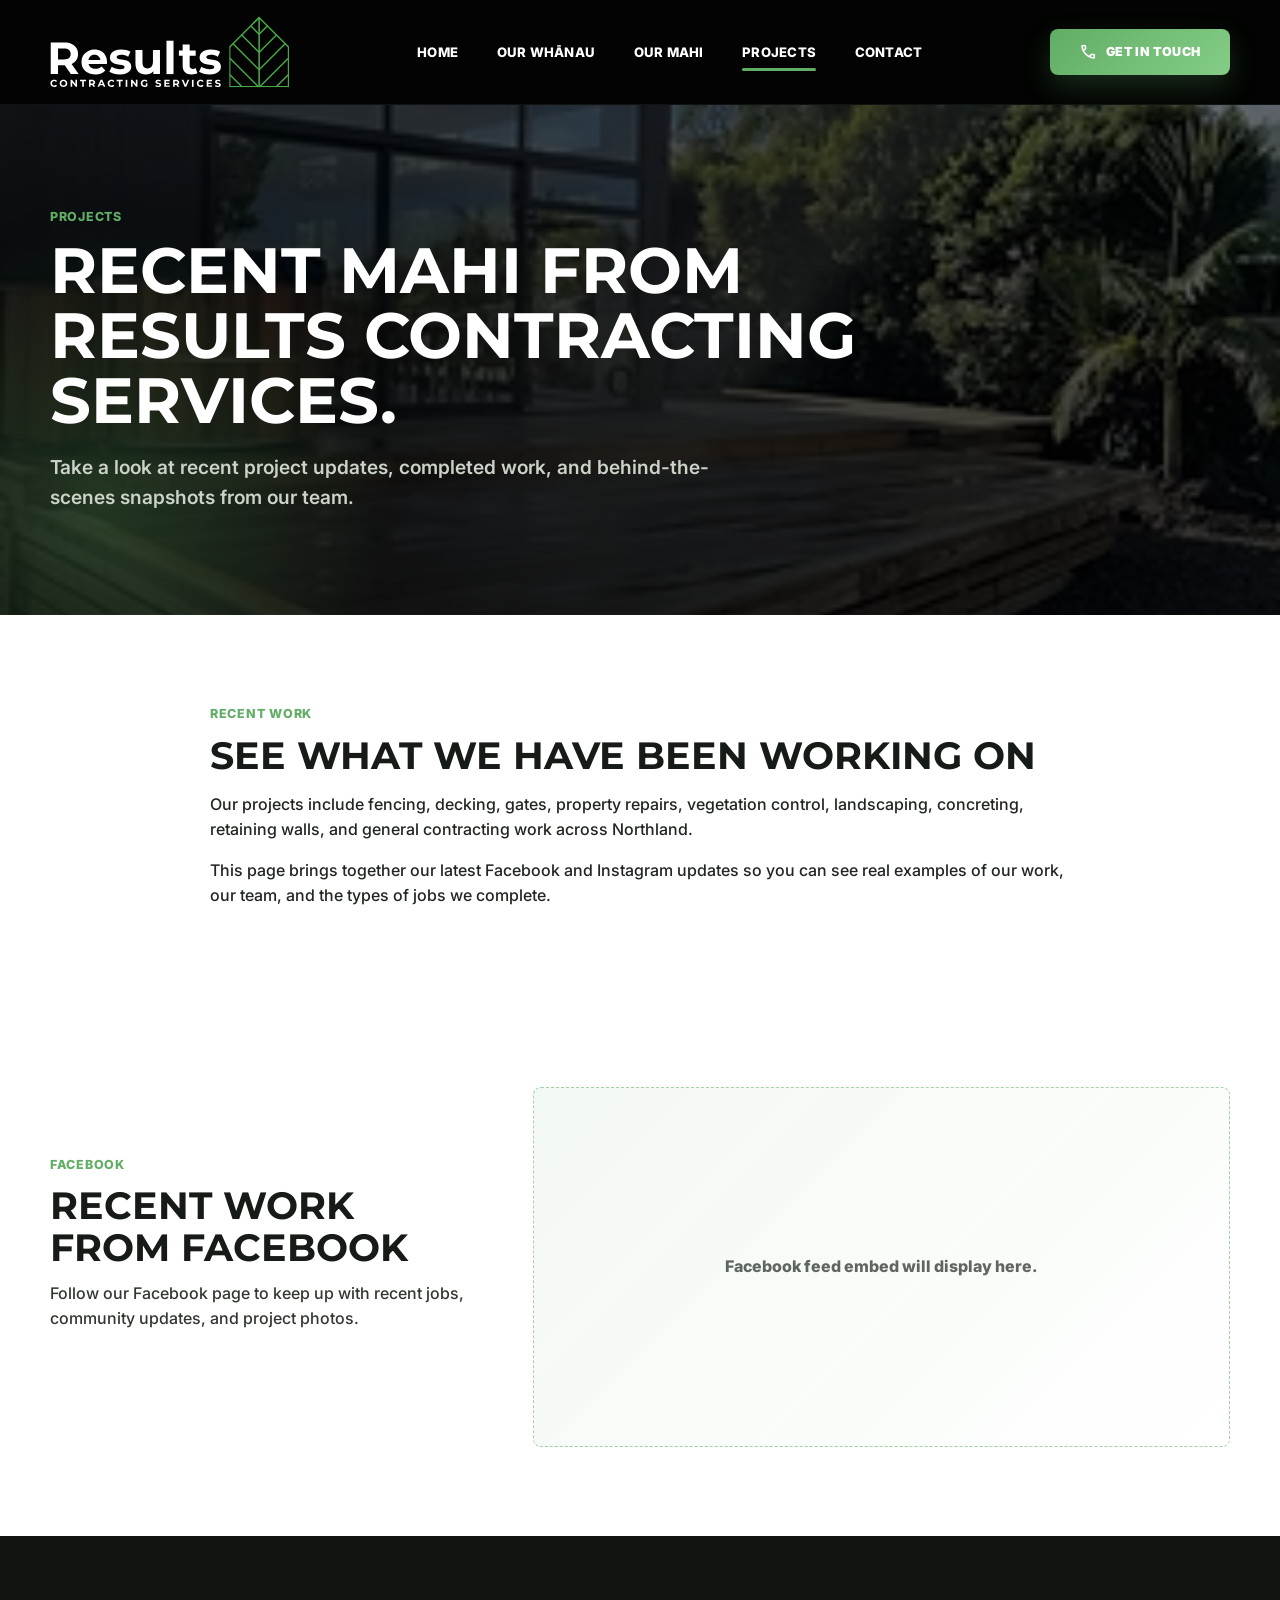
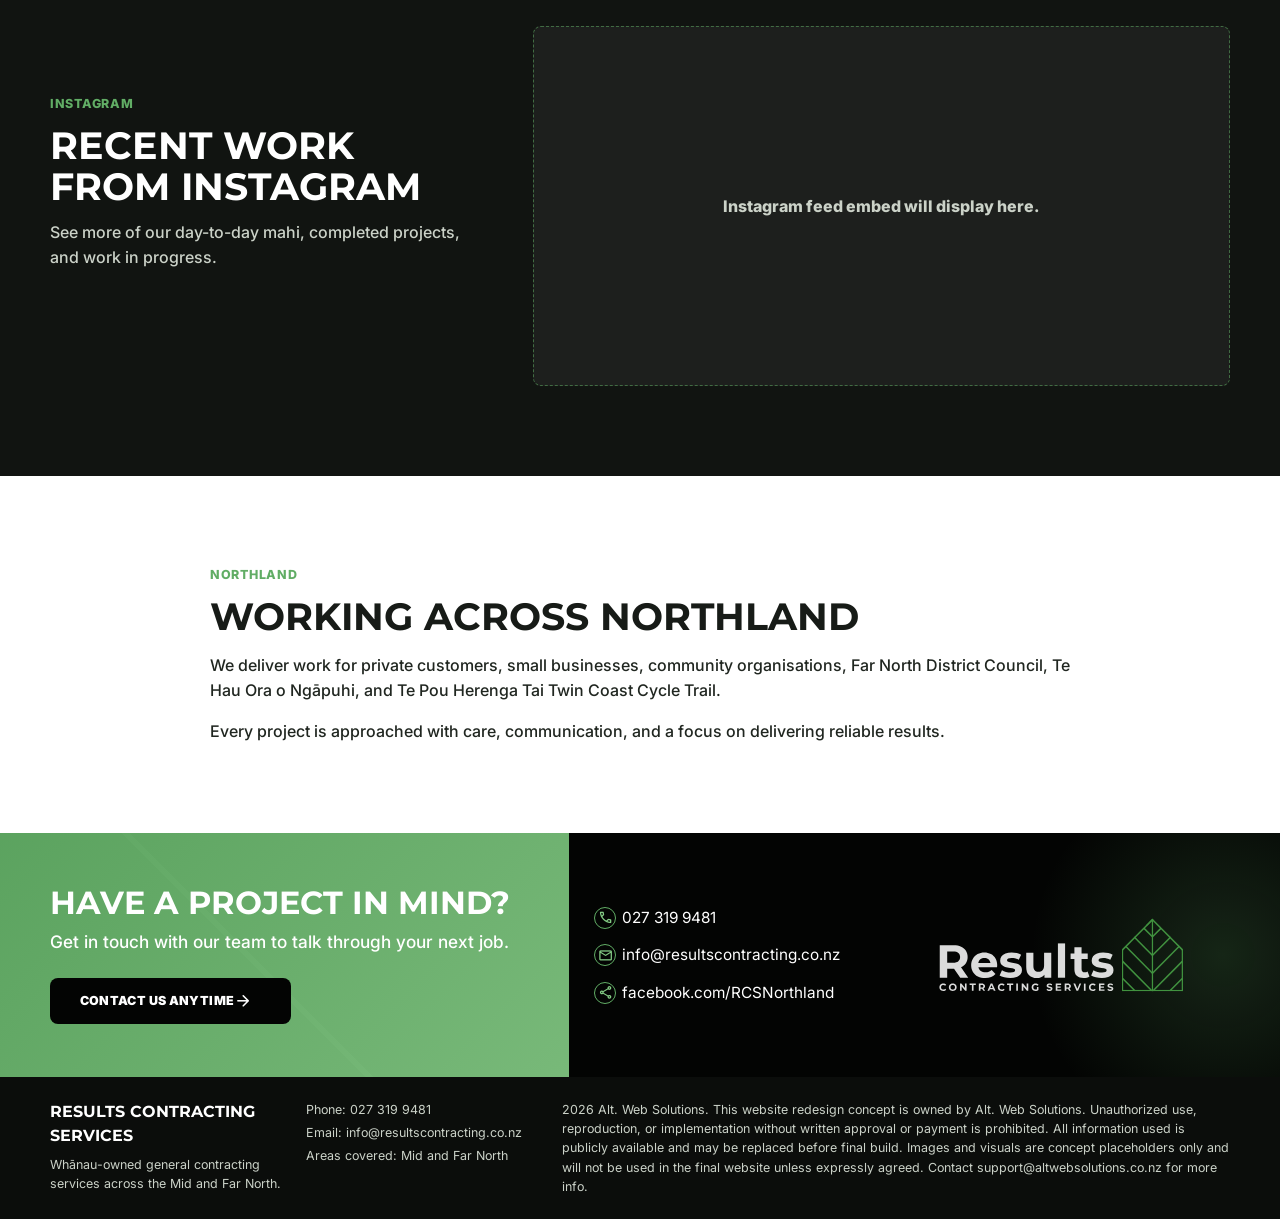
<file: projects.html>
<!doctype html>
<html lang="en">
  <head>
    <meta charset="utf-8" />
    <meta name="viewport" content="width=device-width, initial-scale=1" />
    <meta
      name="description"
      content="Recent mahi, project updates, and social feed embeds from Results Contracting Services."
    />
    <title>Projects | Results Contracting Services</title>
    <link rel="preconnect" href="https://fonts.googleapis.com" />
    <link rel="preconnect" href="https://fonts.gstatic.com" crossorigin />
    <link
      href="https://fonts.googleapis.com/css2?family=Inter:wght@400;500;600;700;800&family=Montserrat:wght@700;800;900&display=swap"
      rel="stylesheet"
    />
    <link
      href="https://fonts.googleapis.com/css2?family=Material+Symbols+Rounded:opsz,wght,FILL,GRAD@20..48,400,0,0&display=swap"
      rel="stylesheet"
    />
    <link rel="icon" href="assets/images/logo/icon.svg" type="image/svg+xml" />
    <link rel="stylesheet" href="assets/css/styles.css" />
  </head>
  <body>
    <header class="site-header" data-header>
      <div class="container site-header__inner">
        <a
          class="site-logo"
          href="index.html"
          aria-label="Results Contracting Services home"
          ><img
            src="assets/images/logo/logo-light.svg"
            alt="Results Contracting Services"
            width="246"
            height="82" /></a
        ><button
          class="nav-toggle"
          type="button"
          aria-label="Open navigation menu"
          aria-expanded="false"
          aria-controls="site-nav"
          data-nav-toggle
        >
          <span></span><span></span><span></span>
        </button>
        <nav
          class="site-nav"
          id="site-nav"
          aria-label="Primary navigation"
          data-site-nav
        >
          <ul>
            <li><a href="index.html">Home</a></li>
            <li><a href="our-whanau.html">Our Whānau</a></li>
            <li><a href="our-mahi.html">Our Mahi</a></li>
            <li><a class="is-active" href="projects.html">Projects</a></li>
            <li><a href="contact.html">Contact</a></li>
          </ul>
        </nav>
        <a class="btn btn--primary site-header__cta" href="contact.html"
          ><span class="material-symbols-rounded" aria-hidden="true">call</span
          >Get In Touch</a
        >
      </div>
    </header>
    <main>
      <section
        class="page-hero page-hero--projects"
        aria-labelledby="page-title"
      >
        <div class="container page-hero__content">
          <p class="section-eyebrow">Projects</p>
          <h1 id="page-title">
            Recent mahi from Results Contracting Services.
          </h1>
          <p>
            Take a look at recent project updates, completed work, and
            behind-the-scenes snapshots from our team.
          </p>
        </div>
      </section>
      <section class="content-section" aria-labelledby="projects-intro-title">
        <div class="container narrow-content reveal">
          <p class="section-eyebrow">Recent Work</p>
          <h2 id="projects-intro-title">See what we have been working on</h2>
          <p>
            Our projects include fencing, decking, gates, property repairs,
            vegetation control, landscaping, concreting, retaining walls, and
            general contracting work across Northland.
          </p>
          <p>
            This page brings together our latest Facebook and Instagram updates
            so you can see real examples of our work, our team, and the types of
            jobs we complete.
          </p>
        </div>
      </section>
      <section class="embed-section" aria-labelledby="facebook-title">
        <div class="container embed-section__grid">
          <div class="section-heading reveal">
            <p class="section-eyebrow">Facebook</p>
            <h2 id="facebook-title">Recent work from Facebook</h2>
            <p>
              Follow our Facebook page to keep up with recent jobs, community
              updates, and project photos.
            </p>
          </div>
          <div class="social-embed reveal">
            <!-- Facebook page feed embed goes here -->
            <p>Facebook feed embed will display here.</p>
          </div>
        </div>
      </section>
      <section
        class="embed-section embed-section--dark"
        aria-labelledby="instagram-title"
      >
        <div class="container embed-section__grid">
          <div class="section-heading reveal">
            <p class="section-eyebrow">Instagram</p>
            <h2 id="instagram-title">Recent work from Instagram</h2>
            <p>
              See more of our day-to-day mahi, completed projects, and work in
              progress.
            </p>
          </div>
          <div class="social-embed reveal">
            <!-- Instagram feed embed goes here -->
            <p>Instagram feed embed will display here.</p>
          </div>
        </div>
      </section>
      <section class="content-section" aria-labelledby="northland-title">
        <div class="container narrow-content reveal">
          <p class="section-eyebrow">Northland</p>
          <h2 id="northland-title">Working across Northland</h2>
          <p>
            We deliver work for private customers, small businesses, community
            organisations, Far North District Council, Te Hau Ora o Ngāpuhi, and
            Te Pou Herenga Tai Twin Coast Cycle Trail.
          </p>
          <p>
            Every project is approached with care, communication, and a focus on
            delivering reliable results.
          </p>
        </div>
      </section>
      <section
        class="cta-section cta-band"
        aria-labelledby="projects-cta-title"
      >
        <div class="cta-band__panel cta-band__panel--green reveal">
          <div class="cta-band__content">
            <h2 id="projects-cta-title">Have a project in mind?</h2>
            <p>Get in touch with our team to talk through your next job.</p>
            <a class="btn btn--dark" href="contact.html"
              >Contact Us Anytime
              <span class="material-symbols-rounded" aria-hidden="true"
                >arrow_forward</span
              ></a
            >
          </div>
        </div>
        <div class="cta-band__panel cta-band__panel--dark reveal">
          <div class="cta-band__contact">
            <ul class="contact-list">
              <li>
                <span class="material-symbols-rounded" aria-hidden="true"
                  >call</span
                ><a href="tel:0273199481">027 319 9481</a>
              </li>
              <li>
                <span class="material-symbols-rounded" aria-hidden="true"
                  >mail</span
                ><a href="mailto:info@resultscontracting.co.nz"
                  >info@resultscontracting.co.nz</a
                >
              </li>
              <li>
                <span class="material-symbols-rounded" aria-hidden="true"
                  >share</span
                ><a href="https://www.facebook.com/RCSNorthland"
                  >facebook.com/RCSNorthland</a
                >
              </li>
            </ul>
            <img
              class="cta-band__logo"
              src="assets/images/logo/logo-light.svg"
              alt="Results Contracting Services"
              width="246"
              height="82"
            />
          </div>
        </div>
      </section>
    </main>
    <footer class="site-footer">
      <div class="container site-footer__inner site-footer__inner--rich">
        <div>
          <h2>Results Contracting Services</h2>
          <p>
            Whānau-owned general contracting services across the Mid and Far
            North.
          </p>
        </div>
        <ul>
          <li>Phone: <a href="tel:0273199481">027 319 9481</a></li>
          <li>
            Email:
            <a href="mailto:info@resultscontracting.co.nz"
              >info@resultscontracting.co.nz</a
            >
          </li>
          <li>Areas covered: Mid and Far North</li>
        </ul>
        <p>
          2026 Alt. Web Solutions. This website redesign concept is owned by
          Alt. Web Solutions. Unauthorized use, reproduction, or implementation
          without written approval or payment is prohibited. All information
          used is publicly available and may be replaced before final build.
          Images and visuals are concept placeholders only and will not be used
          in the final website unless expressly agreed. Contact
          support@altwebsolutions.co.nz for more info.
        </p>
      </div>
    </footer>
    <script src="assets/js/main.js" defer></script>
  </body>
</html>
</file>
<file: assets/css/styles.css>
/* Root Variables */
:root {
  --color-black: #030403;
  --color-charcoal: #111411;
  --color-dark: #171b17;
  --color-grey: #5f665f;
  --color-light-grey: #eef1ec;
  --color-white: #ffffff;
  --color-green: #61ad65;
  --color-green-light: #85cd86;
  --color-border: rgba(255, 255, 255, 0.18);
  --color-muted: #cbd2c8;
  --font-heading: "Montserrat", Arial, sans-serif;
  --font-body: "Inter", Arial, sans-serif;
  --container-width: 1180px;
  --header-height-desktop: 104px;
  --header-height-mobile: 88px;
  --section-padding: clamp(4rem, 7vw, 6.5rem);
  --radius-sm: 4px;
  --radius-md: 8px;
  --radius-lg: 18px;
  --shadow-soft: 0 18px 45px rgba(0, 0, 0, 0.22);
  --transition: 180ms ease;
}

/* Reset */
*,
*::before,
*::after {
  box-sizing: border-box;
}

html {
  scroll-behavior: smooth;
}

body {
  margin: 0;
  overflow-x: hidden;
  background: var(--color-black);
  color: var(--color-dark);
  font-family: var(--font-body);
  font-size: 16px;
  line-height: 1.55;
}

img {
  display: block;
  max-width: 100%;
  height: auto;
}

a {
  color: inherit;
  text-decoration: none;
}

button,
input,
textarea,
select {
  font: inherit;
}

button {
  border: 0;
}

ul {
  margin: 0;
  padding: 0;
  list-style: none;
}

/* Base */
.container {
  width: min(100% - 2rem, var(--container-width));
  margin-inline: auto;
}

.section-eyebrow {
  margin: 0 0 0.7rem;
  color: var(--color-green);
  font-size: 0.78rem;
  font-weight: 800;
  letter-spacing: 0.06em;
  text-transform: uppercase;
}

:focus-visible {
  outline: 3px solid var(--color-green-light);
  outline-offset: 4px;
}

body.nav-open {
  overflow: hidden;
}

.material-symbols-rounded {
  font-family: "Material Symbols Rounded";
  font-variation-settings:
    "FILL" 0,
    "wght" 400,
    "GRAD" 0,
    "opsz" 24;
  font-weight: normal;
  font-style: normal;
  font-size: 1.35rem;
  line-height: 1;
  letter-spacing: 0;
  text-transform: none;
  display: inline-flex;
  align-items: center;
  justify-content: center;
  white-space: nowrap;
  direction: ltr;
  font-feature-settings: "liga";
  -webkit-font-feature-settings: "liga";
  -webkit-font-smoothing: antialiased;
}

/* Header */
.site-header {
  position: sticky;
  top: 0;
  z-index: 50;
  background: rgba(3, 4, 3, 0.98);
  border-bottom: 1px solid rgba(255, 255, 255, 0.06);
  transition:
    box-shadow var(--transition),
    background var(--transition);
}

.site-header.is-scrolled {
  background: rgba(3, 4, 3, 0.94);
  box-shadow: 0 12px 32px rgba(0, 0, 0, 0.32);
  backdrop-filter: blur(12px);
}

.site-header__inner {
  display: grid;
  grid-template-columns: minmax(170px, 240px) 1fr auto;
  align-items: center;
  min-height: var(--header-height-desktop);
  gap: clamp(1.25rem, 3vw, 3rem);
}

.site-logo {
  width: min(240px, 42vw);
}

.site-logo img {
  width: 100%;
  max-height: 72px;
  object-fit: contain;
}

.site-nav {
  justify-self: center;
}

.site-nav ul {
  display: flex;
  align-items: center;
  gap: clamp(1.4rem, 3vw, 2.7rem);
}

.site-nav a {
  position: relative;
  display: inline-flex;
  padding: 0.55rem 0;
  color: var(--color-white);
  font-size: 0.82rem;
  font-weight: 800;
  letter-spacing: 0.02em;
  text-transform: uppercase;
}

.site-nav a::after {
  position: absolute;
  right: 0;
  bottom: 0;
  left: 0;
  height: 3px;
  background: var(--color-green);
  border-radius: 999px;
  transform: scaleX(0);
  transform-origin: left;
  transition: transform var(--transition);
  content: "";
}

.site-nav a:hover::after,
.site-nav a:focus-visible::after,
.site-nav a.is-active::after {
  transform: scaleX(1);
}

.nav-toggle {
  display: none;
  width: 44px;
  height: 44px;
  place-items: center;
  background: transparent;
  cursor: pointer;
}

.nav-toggle span {
  display: block;
  width: 25px;
  height: 2px;
  margin: 4px auto;
  background: var(--color-white);
  transition:
    transform var(--transition),
    opacity var(--transition);
}

.nav-toggle.is-active span:nth-child(1) {
  transform: translateY(6px) rotate(45deg);
}

.nav-toggle.is-active span:nth-child(2) {
  opacity: 0;
}

.nav-toggle.is-active span:nth-child(3) {
  transform: translateY(-6px) rotate(-45deg);
}

/* Buttons */
.btn {
  display: inline-flex;
  align-items: center;
  justify-content: center;
  min-height: 46px;
  padding: 0.85rem 1.85rem;
  border-radius: var(--radius-md);
  font-size: 0.78rem;
  font-weight: 900;
  letter-spacing: 0.03em;
  line-height: 1;
  text-transform: uppercase;
  transition:
    transform var(--transition),
    border-color var(--transition),
    background var(--transition),
    color var(--transition);
}

.btn:hover {
  transform: translateY(-2px);
}

.btn .material-symbols-rounded {
  margin-left: 0.65rem;
  font-size: 1.15rem;
  line-height: 1;
}

.btn .material-symbols-rounded:first-child {
  margin-right: 0.55rem;
  margin-left: 0;
}

.btn--primary {
  background: linear-gradient(
    135deg,
    var(--color-green),
    var(--color-green-light)
  );
  color: var(--color-white);
  box-shadow: 0 12px 30px rgba(97, 173, 101, 0.24);
}

.btn--outline {
  border: 1px solid var(--color-green);
  color: var(--color-green);
  background: transparent;
}

.btn--outline:hover {
  background: var(--color-green);
  color: var(--color-white);
}

.btn--on-dark {
  border-color: rgba(255, 255, 255, 0.72);
  color: var(--color-white);
}

.btn--dark {
  background: var(--color-black);
  color: var(--color-white);
}

/* Hero */
.hero {
  position: relative;
  isolation: isolate;
  min-height: clamp(570px, 68vh, 720px);
  display: grid;
  align-items: center;
  overflow: hidden;
  color: var(--color-white);
  background: var(--color-black);
}

.hero__media {
  position: absolute;
  inset: 0;
  z-index: -2;
  background:
    linear-gradient(
      90deg,
      rgba(0, 0, 0, 0.76) 0%,
      rgba(0, 0, 0, 0.54) 43%,
      rgba(0, 0, 0, 0.24) 100%
    ),
    linear-gradient(180deg, rgba(0, 0, 0, 0.22), rgba(0, 0, 0, 0.48)),
    url("../images/hero-image.png") center / cover,
    linear-gradient(135deg, #20241f, #564636 48%, #1f2d1f);
}

.hero__media::after {
  position: absolute;
  inset: 0;
  background-image: linear-gradient(
    rgba(255, 255, 255, 0.04) 1px,
    transparent 1px
  );
  background-size: 100% 11px;
  mix-blend-mode: overlay;
  opacity: 0.2;
  content: "";
}

.hero__content {
  padding-block: clamp(4.5rem, 8vw, 8rem);
}

.hero__kicker {
  max-width: 45rem;
  margin: 0 0 0.85rem;
  color: var(--color-green-light);
  font-size: 0.78rem;
  font-weight: 800;
  letter-spacing: 0.08em;
  text-transform: uppercase;
  animation: heroIn 650ms ease both;
}

.hero__title {
  max-width: 740px;
  margin: 0;
  font-family: var(--font-heading);
  font-size: clamp(2.55rem, 5.4vw, 5.15rem);
  font-weight: 900;
  line-height: 0.98;
  letter-spacing: 0;
  text-transform: uppercase;
  animation: heroIn 700ms ease 90ms both;
}

.hero__title span {
  display: block;
}

.hero__title span:last-child {
  color: var(--color-green);
}

.hero__text {
  max-width: 560px;
  margin: 1.55rem 0 0;
  color: var(--color-white);
  font-size: clamp(1.08rem, 1.55vw, 1.38rem);
  font-weight: 600;
  line-height: 1.45;
  animation: heroIn 700ms ease 170ms both;
}

.hero__actions {
  display: flex;
  flex-wrap: wrap;
  gap: 1rem 1.4rem;
  margin-top: 2.3rem;
  animation: heroIn 700ms ease 260ms both;
}

/* Services */
.services-intro {
  background: var(--color-white);
  padding-block: var(--section-padding);
}

.services-intro__grid {
  display: grid;
  grid-template-columns: minmax(0, 1.55fr) minmax(320px, 0.95fr);
  align-items: center;
  gap: clamp(3rem, 5vw, 5rem);
}

.service-card-grid {
  display: grid;
  grid-template-columns: repeat(3, minmax(0, 1fr));
  gap: 1rem;
}

.service-card {
  position: relative;
  min-height: 370px;
  display: flex;
  align-items: flex-end;
  overflow: hidden;
  border-radius: var(--radius-sm);
  box-shadow: var(--shadow-soft);
  background:
    linear-gradient(180deg, rgba(0, 0, 0, 0.02), rgba(0, 0, 0, 0.88)),
    var(--card-image, linear-gradient(135deg, #273227, #1a1e19));
  background-position: center;
  background-size: cover;
  color: var(--color-white);
  transition:
    transform var(--transition),
    box-shadow var(--transition);
}

.service-card::before {
  position: absolute;
  inset: 0;
  z-index: 0;
  background: inherit;
  transition: transform 350ms ease;
  content: "";
}

.service-card::after {
  position: absolute;
  inset: 0;
  z-index: 1;
  background: linear-gradient(180deg, rgba(0, 0, 0, 0.08), rgba(0, 0, 0, 0.9));
  content: "";
}

.service-card:hover {
  transform: translateY(-8px);
  box-shadow: 0 26px 60px rgba(0, 0, 0, 0.28);
}

.service-card:hover::before {
  transform: scale(1.05);
}

.service-card--fencing {
  --card-image: url("../images/fencing.png");
}

.service-card--renovations {
  --card-image: url("../images/renovations.png");
}

.service-card--decking {
  --card-image: url("../images/decks-and-outdoor.png");
}

.service-card--new-builds {
  --card-image: url("../images/results-contracting-services-images (2).png");
}

.service-card__badge,
.service-card__content {
  position: relative;
  z-index: 2;
}

.service-card__badge {
  position: absolute;
  left: 1.15rem;
  bottom: 7rem;
  width: 54px;
  height: 54px;
  display: grid;
  place-items: center;
  border: 2px solid rgba(255, 255, 255, 0.28);
  border-radius: 50%;
  background: var(--color-green);
  color: var(--color-white);
  font-size: 1.85rem;
}

.service-card__content {
  padding: 1.25rem;
}

.service-card h2 {
  margin: 0 0 0.35rem;
  font-family: var(--font-heading);
  font-size: 1rem;
  line-height: 1.1;
  text-transform: uppercase;
}

.service-card p {
  margin: 0;
  max-width: 13rem;
  color: rgba(255, 255, 255, 0.9);
  font-size: 0.88rem;
  font-weight: 600;
  line-height: 1.36;
}

.services-intro__content h2,
.service-list h2,
.cta-band h2 {
  margin: 0;
  font-family: var(--font-heading);
  font-size: clamp(1.9rem, 3vw, 2.8rem);
  line-height: 1.08;
  text-transform: uppercase;
}

.services-intro__content p:not(.section-eyebrow) {
  max-width: 580px;
  margin: 1rem 0 0;
  color: #202620;
  font-weight: 500;
}

.services-intro__content .btn {
  margin-top: 1.35rem;
}

.service-list {
  padding-block: 3.5rem;
  background: var(--color-light-grey);
}

.service-list__inner {
  display: grid;
  grid-template-columns: minmax(240px, 0.75fr) 1fr;
  gap: clamp(2rem, 4vw, 4rem);
  align-items: center;
}

.service-list h2 {
  max-width: 520px;
  color: var(--color-charcoal);
  font-size: clamp(1.6rem, 2.4vw, 2.25rem);
}

.service-pills {
  display: flex;
  flex-wrap: wrap;
  gap: 0.75rem;
}

.service-pills li {
  padding: 0.75rem 1rem;
  border: 1px solid rgba(97, 173, 101, 0.32);
  border-radius: 999px;
  background: var(--color-white);
  color: var(--color-dark);
  font-size: 0.86rem;
  font-weight: 800;
}

/* Values */
.values-strip {
  position: relative;
  overflow: hidden;
  padding-block: 2.1rem;
  background:
    radial-gradient(
      circle at 4% 88%,
      rgba(97, 173, 101, 0.18),
      transparent 19rem
    ),
    linear-gradient(135deg, #090b09, #151815);
  color: var(--color-white);
}

.values-strip::before {
  position: absolute;
  left: -3rem;
  bottom: -7rem;
  width: 250px;
  height: 250px;
  border: 4px solid rgba(97, 173, 101, 0.22);
  transform: rotate(45deg);
  content: "";
}

.values-strip__grid {
  position: relative;
  display: grid;
  grid-template-columns: repeat(4, 1fr);
}

.value-item {
  display: grid;
  grid-template-columns: auto 1fr;
  gap: 1rem;
  align-items: center;
  min-height: 110px;
  padding: 1.1rem 1.4rem;
}

.value-item + .value-item {
  border-left: 1px solid rgba(255, 255, 255, 0.25);
}

.value-item__icon {
  width: 58px;
  height: 58px;
  display: grid;
  place-items: center;
  border: 2px solid var(--color-green);
  border-radius: 50%;
  color: var(--color-green-light);
  font-size: 1.55rem;
  font-weight: 900;
}

.value-item h2 {
  margin: 0;
  font-family: var(--font-heading);
  font-size: 0.9rem;
  line-height: 1.2;
  text-transform: uppercase;
}

.value-item p {
  margin: 0.25rem 0 0;
  color: var(--color-muted);
  font-size: 0.88rem;
  line-height: 1.35;
}

/* CTA */
.cta-band {
  display: grid;
  grid-template-columns: 1fr 1.25fr;
  background: var(--color-black);
}

.cta-band__panel {
  min-height: 190px;
  display: flex;
  align-items: center;
  padding-block: clamp(2rem, 5vw, 3.3rem);
  padding-inline: clamp(1.5rem, 4vw, 4rem);
}

.cta-band__panel--green {
  justify-content: flex-end;
  padding-left: max(1rem, calc((100vw - var(--container-width)) / 2));
  padding-right: clamp(1rem, 2vw, 2rem);
  background:
    linear-gradient(135deg, rgba(97, 173, 101, 0.94), rgba(133, 205, 134, 0.9)),
    linear-gradient(
      45deg,
      transparent 45%,
      rgba(255, 255, 255, 0.14) 45%,
      rgba(255, 255, 255, 0.14) 46%,
      transparent 46%
    );
  color: var(--color-white);
}

.cta-band__panel--dark {
  padding-right: max(1rem, calc((100vw - var(--container-width)) / 2));
  padding-left: clamp(1rem, 2vw, 2rem);
  background:
    radial-gradient(
      circle at 92% 50%,
      rgba(97, 173, 101, 0.2),
      transparent 12rem
    ),
    var(--color-black);
  color: var(--color-white);
}

.cta-band__content,
.cta-band__contact {
  width: min(100%, calc(var(--container-width) / 2));
}

.cta-band__content {
  padding-right: 0;
}

.cta-band h2 {
  font-size: clamp(1.55rem, 2.5vw, 2rem);
}

.cta-band p {
  margin: 0.55rem 0 1.4rem;
  font-size: 1.08rem;
  font-weight: 500;
}

.cta-band__contact {
  display: grid;
  grid-template-columns: 1fr minmax(160px, 260px);
  gap: clamp(1.5rem, 4vw, 3rem);
  align-items: center;
  padding-left: 0;
}

.contact-list {
  display: grid;
  gap: 0.85rem;
}

.contact-list li {
  display: grid;
  grid-template-columns: 28px 1fr;
  align-items: center;
  color: var(--color-white);
  min-width: 0;
}

.contact-list span {
  width: 22px;
  height: 22px;
  display: grid;
  place-items: center;
  border: 1px solid var(--color-green);
  border-radius: 50%;
  color: var(--color-green-light);
  font-size: 0.95rem;
  font-weight: 900;
}

.contact-list a {
  color: var(--color-white);
  font-size: 0.96rem;
  overflow-wrap: anywhere;
}

.contact-list a:hover {
  color: var(--color-green-light);
}

.cta-band__logo {
  justify-self: end;
  width: min(245px, 100%);
  opacity: 0.86;
}

/* Footer */
.site-footer {
  background: #0b0d0b;
  color: var(--color-muted);
  font-size: 0.78rem;
}

.site-footer__inner {
  min-height: 58px;
  display: flex;
  align-items: center;
  justify-content: space-between;
  gap: 1rem;
}

.site-footer p {
  margin: 0;
}

.site-footer a:hover {
  color: var(--color-green-light);
}

/* Internal Pages */
.page-hero {
  position: relative;
  isolation: isolate;
  min-height: clamp(390px, 47vh, 560px);
  display: grid;
  align-items: center;
  overflow: hidden;
  color: var(--color-white);
  background: var(--color-black);
}

.page-hero::before {
  position: absolute;
  inset: 0;
  z-index: -2;
  background:
    linear-gradient(90deg, rgba(0, 0, 0, 0.82), rgba(0, 0, 0, 0.5)),
    var(--page-hero-image), linear-gradient(135deg, #151b15, #384334);
  background-position: center;
  background-size: cover;
  content: "";
}

.page-hero::after {
  position: absolute;
  inset: 0;
  z-index: -1;
  background:
    radial-gradient(
      circle at 8% 80%,
      rgba(97, 173, 101, 0.28),
      transparent 18rem
    ),
    linear-gradient(180deg, rgba(0, 0, 0, 0.08), rgba(0, 0, 0, 0.58));
  content: "";
}

.page-hero--whanau {
  --page-hero-image: url("../images/results-contracting-services-images (3).png");
}

.page-hero--mahi {
  --page-hero-image: url("../images/hero-image.png");
}

.page-hero--projects {
  --page-hero-image: url("../images/deck skudders.avif");
}

.page-hero--contact {
  --page-hero-image: url("../images/gate photo 1.avif");
}

.page-hero__content {
  padding-block: clamp(4rem, 8vw, 7rem);
}

.page-hero h1 {
  max-width: 850px;
  margin: 0;
  font-family: var(--font-heading);
  font-size: clamp(2.4rem, 5vw, 4.55rem);
  line-height: 1.02;
  text-transform: uppercase;
}

.page-hero p:not(.section-eyebrow) {
  max-width: 680px;
  margin: 1.2rem 0 0;
  color: var(--color-muted);
  font-size: clamp(1.05rem, 1.5vw, 1.28rem);
  font-weight: 600;
}

.section-heading {
  max-width: 760px;
  margin-bottom: clamp(2rem, 4vw, 3rem);
}

.section-heading p:not(.section-eyebrow) {
  margin: 0.8rem 0 0;
  color: #30382f;
  font-weight: 500;
}

.section-heading h2,
.content-split__content h2,
.feature-band__content h2,
.process-section__intro h2,
.contact-panel h2 {
  margin: 0;
  font-family: var(--font-heading);
  font-size: clamp(1.9rem, 3vw, 2.8rem);
  line-height: 1.08;
  text-transform: uppercase;
}

.content-section,
.content-split,
.feature-band,
.services-catalog,
.services-section,
.projects-section,
.contact-section {
  padding-block: var(--section-padding);
  background: var(--color-white);
}

.content-section--light {
  background: var(--color-light-grey);
}

.narrow-content {
  max-width: 860px;
}

.narrow-content h2 {
  margin: 0;
  font-family: var(--font-heading);
  font-size: clamp(1.9rem, 3vw, 2.8rem);
  line-height: 1.08;
  text-transform: uppercase;
}

.narrow-content p:not(.section-eyebrow) {
  margin: 1rem 0 0;
  color: #202620;
  font-weight: 500;
}

.content-split__grid,
.feature-band__grid,
.contact-section__grid {
  display: grid;
  grid-template-columns: minmax(0, 0.92fr) minmax(0, 1.08fr);
  align-items: center;
  gap: clamp(2.5rem, 5vw, 5rem);
}

.content-split__content p:not(.section-eyebrow),
.feature-band__content p,
.contact-panel p {
  margin: 1rem 0 0;
  color: #202620;
  font-weight: 500;
}

.content-split__media,
.feature-band__media {
  min-height: clamp(330px, 43vw, 530px);
  border-radius: var(--radius-md);
  box-shadow: var(--shadow-soft);
  background:
    linear-gradient(180deg, rgba(0, 0, 0, 0.02), rgba(0, 0, 0, 0.18)),
    var(--media-image), linear-gradient(135deg, #20261f, #53614f);
  background-position: center;
  background-size: cover;
}

.content-split__media--whanau {
  --media-image: url("../images/results-contracting-services-images (6).png");
}

.feature-band {
  background: var(--color-light-grey);
}

.feature-band__grid {
  grid-template-columns: minmax(0, 1.1fr) minmax(0, 0.9fr);
}

.feature-band__media--home {
  --media-image: url("../images/photo 29-03-21, 12 53 50.avif");
}

.feature-band__content .btn {
  margin-top: 1.45rem;
}

.values-panel,
.process-section {
  padding-block: var(--section-padding);
  background:
    radial-gradient(
      circle at 7% 20%,
      rgba(97, 173, 101, 0.18),
      transparent 17rem
    ),
    var(--color-light-grey);
}

.info-card-grid,
.catalog-grid,
.project-grid {
  display: grid;
  grid-template-columns: repeat(3, minmax(0, 1fr));
  gap: 1rem;
}

.info-card,
.catalog-card,
.contact-panel,
.contact-form {
  border: 1px solid rgba(17, 20, 17, 0.08);
  border-radius: var(--radius-md);
  background: var(--color-white);
  box-shadow: 0 16px 42px rgba(0, 0, 0, 0.08);
}

.info-card,
.catalog-card {
  padding: clamp(1.35rem, 3vw, 2rem);
}

.info-card .material-symbols-rounded,
.catalog-card .material-symbols-rounded {
  width: 52px;
  height: 52px;
  margin-bottom: 1.1rem;
  display: grid;
  place-items: center;
  border-radius: 50%;
  background: rgba(97, 173, 101, 0.12);
  color: var(--color-green);
  font-size: 1.65rem;
}

.info-card h3,
.catalog-card h3,
.project-card h3 {
  margin: 0;
  font-family: var(--font-heading);
  font-size: 1rem;
  line-height: 1.2;
  text-transform: uppercase;
}

.info-card p,
.catalog-card p {
  margin: 0.75rem 0 0;
  color: #30382f;
  font-weight: 500;
}

.catalog-grid {
  grid-template-columns: repeat(4, minmax(0, 1fr));
}

.catalog-card {
  min-height: 235px;
}

.catalog-grid--preview {
  grid-template-columns: repeat(4, minmax(0, 1fr));
}

.catalog-card ul {
  display: grid;
  gap: 0.4rem;
  margin-top: 1rem;
  padding-left: 1rem;
  color: #30382f;
  font-weight: 600;
  list-style: disc;
}

.section-action {
  margin-top: 2rem;
}

.process-section {
  background: var(--color-charcoal);
  color: var(--color-white);
}

.process-section__grid {
  display: grid;
  grid-template-columns: minmax(260px, 0.8fr) minmax(0, 1.2fr);
  gap: clamp(2rem, 4vw, 4rem);
}

.process-section__intro h2 {
  color: var(--color-white);
}

.process-list {
  display: grid;
  gap: 1rem;
  counter-reset: process;
}

.process-list li {
  display: grid;
  grid-template-columns: 74px 1fr;
  gap: 0.25rem 1rem;
  padding: 1.35rem;
  border: 1px solid rgba(255, 255, 255, 0.14);
  border-radius: var(--radius-md);
  background: rgba(255, 255, 255, 0.04);
}

.process-list span {
  grid-row: span 2;
  color: var(--color-green-light);
  font-family: var(--font-heading);
  font-size: 1.45rem;
  font-weight: 900;
}

.process-list strong {
  font-family: var(--font-heading);
  text-transform: uppercase;
}

.process-list p {
  margin: 0.15rem 0 0;
  color: var(--color-muted);
}

.project-grid {
  grid-template-columns: repeat(2, minmax(0, 1fr));
}

.project-card {
  overflow: hidden;
  border-radius: var(--radius-md);
  background: var(--color-black);
  color: var(--color-white);
  box-shadow: var(--shadow-soft);
}

.project-card__image {
  min-height: 320px;
  background:
    linear-gradient(180deg, transparent, rgba(0, 0, 0, 0.22)),
    var(--project-image), linear-gradient(135deg, #273227, #1a1e19);
  background-position: center;
  background-size: cover;
  transition: transform 350ms ease;
}

.project-card:hover .project-card__image {
  transform: scale(1.035);
}

.project-card--fence {
  --project-image: url("../images/Photo fence.avif");
}

.project-card--deck {
  --project-image: url("../images/deck skudders.avif");
}

.project-card--gate {
  --project-image: url("../images/gate photo 1.avif");
}

.project-card--site {
  --project-image: url("../images/photo 16-06-21, 14 58 26_heic.avif");
}

.project-card__content {
  padding: 1.35rem;
}

.project-card__content p {
  margin: 0 0 0.45rem;
  color: var(--color-green-light);
  font-size: 0.78rem;
  font-weight: 900;
  letter-spacing: 0.06em;
  text-transform: uppercase;
}

.project-card__content span {
  display: block;
  margin-top: 0.55rem;
  color: var(--color-muted);
  font-size: 0.9rem;
}

.proof-strip {
  padding-block: 2rem;
  background: var(--color-light-grey);
}

.proof-strip__grid {
  display: grid;
  grid-template-columns: repeat(4, minmax(0, 1fr));
  align-items: center;
  gap: 1rem;
}

.proof-strip img {
  max-height: 74px;
  margin-inline: auto;
  object-fit: contain;
  filter: grayscale(0.1);
}

.embed-section {
  padding-block: var(--section-padding);
  background: var(--color-white);
}

.embed-section--dark {
  background: var(--color-charcoal);
  color: var(--color-white);
}

.embed-section--dark .section-heading p:not(.section-eyebrow) {
  color: var(--color-muted);
}

.embed-section__grid {
  display: grid;
  grid-template-columns: minmax(260px, 0.75fr) minmax(0, 1.25fr);
  gap: clamp(2rem, 5vw, 5rem);
  align-items: center;
}

.social-embed {
  min-height: 360px;
  display: grid;
  place-items: center;
  border: 1px dashed rgba(97, 173, 101, 0.55);
  border-radius: var(--radius-md);
  background:
    linear-gradient(
      135deg,
      rgba(97, 173, 101, 0.08),
      rgba(255, 255, 255, 0.04)
    ),
    rgba(255, 255, 255, 0.72);
  color: var(--color-grey);
  font-weight: 800;
  text-align: center;
}

.embed-section--dark .social-embed {
  background: rgba(255, 255, 255, 0.05);
  color: var(--color-muted);
}

.contact-section {
  background: var(--color-light-grey);
}

.contact-section--form {
  background: var(--color-white);
}

.contact-section__grid {
  align-items: start;
}

.contact-panel,
.contact-form {
  padding: clamp(1.5rem, 4vw, 2.4rem);
}

.contact-detail-list {
  display: grid;
  gap: 1rem;
  margin-top: 1.7rem;
}

.contact-detail-list li {
  display: grid;
  grid-template-columns: 46px 1fr;
  gap: 0.85rem;
  align-items: center;
}

.contact-detail-list .material-symbols-rounded {
  width: 46px;
  height: 46px;
  display: grid;
  place-items: center;
  border-radius: 50%;
  background: var(--color-green);
  color: var(--color-white);
}

.contact-detail-list strong {
  display: block;
  color: var(--color-charcoal);
  font-family: var(--font-heading);
  font-size: 0.78rem;
  text-transform: uppercase;
}

.contact-detail-list a,
.contact-detail-list span:not(.material-symbols-rounded) {
  color: #202620;
  font-weight: 700;
}

.contact-form {
  display: grid;
  gap: 1rem;
}

.contact-form label {
  display: grid;
  gap: 0.42rem;
  color: var(--color-charcoal);
  font-size: 0.82rem;
  font-weight: 900;
  letter-spacing: 0.03em;
  text-transform: uppercase;
}

.contact-form input,
.contact-form select,
.contact-form textarea {
  width: 100%;
  border: 1px solid rgba(17, 20, 17, 0.16);
  border-radius: var(--radius-sm);
  background: #fbfcfa;
  color: var(--color-charcoal);
  padding: 0.9rem 1rem;
  font-size: 1rem;
  font-weight: 500;
  text-transform: none;
}

.contact-form textarea {
  resize: vertical;
}

.form-status {
  min-height: 1.4em;
  margin: 0;
  color: var(--color-green);
  font-weight: 800;
}

.contact-card-grid {
  grid-template-columns: repeat(4, minmax(0, 1fr));
}

.contact-card-grid a {
  color: var(--color-charcoal);
}

.site-footer__inner--rich {
  min-height: auto;
  display: grid;
  grid-template-columns: minmax(240px, 1fr) minmax(240px, auto) auto;
  align-items: start;
  padding-block: 1.4rem;
}

.site-footer h2 {
  margin: 0 0 0.35rem;
  color: var(--color-white);
  font-family: var(--font-heading);
  font-size: 1rem;
  text-transform: uppercase;
}

.site-footer ul {
  display: grid;
  gap: 0.25rem;
}

/* Animations */
.reveal {
  opacity: 0;
  transform: translateY(22px);
  transition:
    opacity 650ms ease,
    transform 650ms ease;
}

.reveal.is-visible {
  opacity: 1;
  transform: translateY(0);
}

@keyframes heroIn {
  from {
    opacity: 0;
    transform: translateY(18px);
  }

  to {
    opacity: 1;
    transform: translateY(0);
  }
}

@media (prefers-reduced-motion: reduce) {
  * {
    animation: none !important;
    scroll-behavior: auto !important;
    transition: none !important;
  }

  .reveal {
    opacity: 1;
    transform: none;
  }
}

/* Responsive */
@media (max-width: 1150px) {
  .site-header__inner {
    grid-template-columns: minmax(160px, 220px) auto auto;
  }

  .site-nav ul {
    gap: 1.3rem;
  }

  .site-header__cta {
    padding-inline: 1.15rem;
  }

  .services-intro__grid,
  .service-list__inner {
    grid-template-columns: 1fr;
  }

  .services-intro__content {
    max-width: 720px;
  }

  .values-strip__grid {
    grid-template-columns: repeat(2, 1fr);
  }

  .value-item:nth-child(3) {
    border-left: 0;
  }

  .value-item:nth-child(n + 3) {
    border-top: 1px solid rgba(255, 255, 255, 0.25);
  }

  .catalog-grid {
    grid-template-columns: repeat(2, minmax(0, 1fr));
  }

  .catalog-grid--preview,
  .contact-card-grid {
    grid-template-columns: repeat(2, minmax(0, 1fr));
  }

  .content-split__grid,
  .feature-band__grid,
  .contact-section__grid,
  .embed-section__grid,
  .process-section__grid {
    grid-template-columns: 1fr;
  }

  .feature-band__media {
    order: -1;
  }
}

@media (max-width: 1080px) {
  .site-header__inner {
    min-height: var(--header-height-mobile);
    display: flex;
    justify-content: space-between;
  }

  .site-logo {
    width: 188px;
  }

  .site-logo img {
    max-height: 56px;
  }

  .nav-toggle {
    position: relative;
    z-index: 70;
    display: block;
    order: 3;
  }

  .site-header__cta {
    display: none;
  }

  .site-nav {
    position: fixed;
    width: 100vw;
    top: var(--header-height-mobile);
    right: 0;
    left: 0;
    z-index: 60;
    max-height: calc(100vh - var(--header-height-mobile));
    max-height: calc(100dvh - var(--header-height-mobile));
    overflow-y: auto;
    padding: 1.2rem 1rem 1.6rem;
    background: rgba(3, 4, 3, 0.98);
    border-top: 1px solid rgba(255, 255, 255, 0.09);
    box-shadow: 0 22px 36px rgba(0, 0, 0, 0.42);
    opacity: 0;
    visibility: hidden;
    pointer-events: none;
    transform: translateY(-115%);
    transition:
      transform var(--transition),
      opacity var(--transition),
      visibility 0s linear var(--transition);
  }

  .site-nav.is-open {
    opacity: 1;
    visibility: visible;
    pointer-events: auto;
    transform: translateY(0);
    transition:
      transform var(--transition),
      opacity var(--transition);
  }

  .site-nav ul {
    width: min(100%, 520px);
    margin-inline: auto;
    display: grid;
    gap: 0.25rem;
  }

  .site-nav a {
    width: 100%;
    padding: 0.95rem 0.2rem;
  }

  .hero {
    min-height: 620px;
  }

  .hero__media {
    background-position: 58% center;
  }

  .service-card-grid {
    grid-template-columns: 1fr;
  }

  .service-card {
    min-height: 250px;
  }

  .cta-band {
    grid-template-columns: 1fr;
  }

  .cta-band__panel {
    justify-content: center;
    padding-inline: 1rem;
  }

  .cta-band__content,
  .cta-band__contact {
    width: min(100% - 0rem, var(--container-width));
    padding-inline: 0;
  }

  .cta-band__contact {
    grid-template-columns: 1fr;
  }

  .cta-band__logo {
    justify-self: start;
    width: 220px;
  }

  .info-card-grid,
  .project-grid,
  .proof-strip__grid {
    grid-template-columns: repeat(2, minmax(0, 1fr));
  }

  .page-hero {
    min-height: 430px;
  }

  .project-card__image {
    min-height: 260px;
  }

  .site-footer__inner--rich {
    grid-template-columns: 1fr;
  }
}

@media (max-width: 560px) {
  .container {
    width: min(100% - 1.35rem, var(--container-width));
  }

  .site-logo {
    width: 165px;
  }

  .hero {
    min-height: 590px;
  }

  .hero__title {
    font-size: clamp(2.1rem, 12vw, 3.1rem);
  }

  .hero__text br {
    display: none;
  }

  .hero__actions,
  .hero__actions .btn {
    width: 100%;
  }

  .values-strip__grid {
    grid-template-columns: 1fr;
  }

  .value-item,
  .value-item + .value-item,
  .value-item:nth-child(n + 3) {
    border-left: 0;
    border-top: 1px solid rgba(255, 255, 255, 0.2);
  }

  .value-item:first-child {
    border-top: 0;
  }

  .site-footer__inner {
    min-height: auto;
    padding-block: 1rem;
    display: grid;
  }

  .catalog-grid,
  .catalog-grid--preview,
  .contact-card-grid,
  .info-card-grid,
  .project-grid,
  .proof-strip__grid {
    grid-template-columns: 1fr;
  }

  .social-embed {
    min-height: 260px;
  }

  .page-hero h1 {
    font-size: clamp(2rem, 11vw, 3rem);
  }

  .content-split__media,
  .feature-band__media {
    min-height: 280px;
  }

  .process-list li {
    grid-template-columns: 1fr;
  }

  .contact-detail-list li {
    grid-template-columns: 40px 1fr;
  }

  .contact-detail-list .material-symbols-rounded {
    width: 40px;
    height: 40px;
  }
}
</file>
